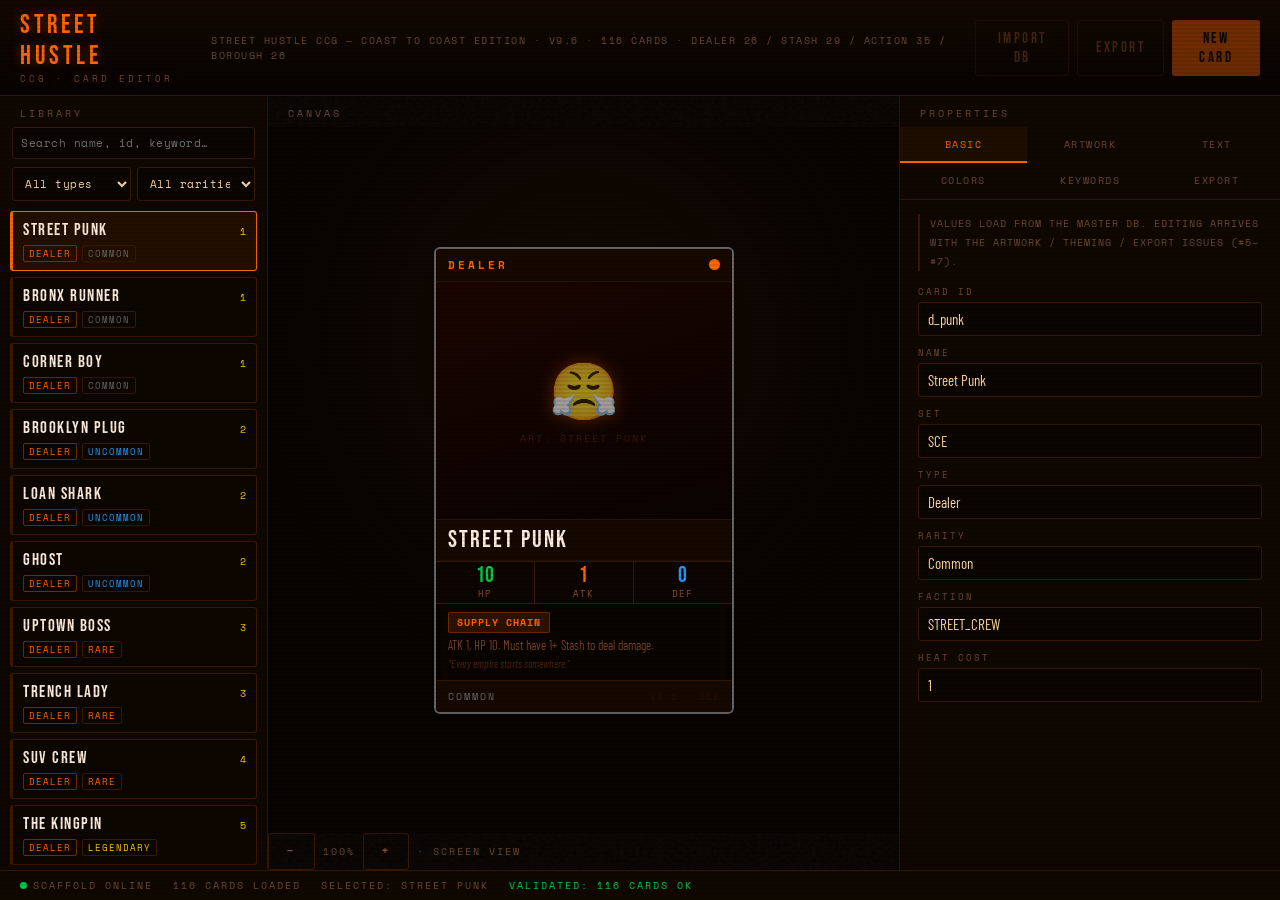
<file: app/index.html>
<!DOCTYPE html>
<html lang="en">
<head>
  <meta charset="utf-8">
  <meta name="viewport" content="width=device-width, initial-scale=1">
  <title>Street Hustle CCG — Card Editor</title>

  <link rel="preconnect" href="https://fonts.googleapis.com">
  <link rel="preconnect" href="https://fonts.gstatic.com" crossorigin>
  <link href="https://fonts.googleapis.com/css2?family=Bebas+Neue&family=Barlow+Condensed:ital,wght@0,300;0,400;0,600;0,700;1,300;1,400&family=Space+Mono:ital,wght@0,400;0,700;1,400&display=swap" rel="stylesheet">

  <link rel="stylesheet" href="styles/tokens.css">
  <link rel="stylesheet" href="styles/card.css">
  <link rel="stylesheet" href="styles/editor.css">
</head>
<body>
  <div class="editor-shell">

    <header class="editor-header">
      <div class="brand">
        Street Hustle
        <small>CCG · Card Editor</small>
      </div>
      <div class="db-summary" id="db-summary">Loading master DB…</div>
      <div class="header-actions">
        <button class="btn ghost" type="button" disabled>Import DB</button>
        <button class="btn ghost" type="button" disabled>Export</button>
        <button class="btn" type="button" disabled>New Card</button>
      </div>
    </header>

    <div class="validation-banner" id="validation-banner" hidden></div>

    <div class="editor-body">

      <!-- LEFT: card library ------------------------------------------ -->
      <nav class="library-pane">
        <div class="pane-label">Library</div>
        <div class="library-controls">
          <input type="search" id="library-search" placeholder="Search name, id, keyword…" aria-label="Search cards">
          <div class="library-selects">
            <select id="filter-type" aria-label="Filter by type">
              <option value="all">All types</option>
              <option value="dealer">Dealer</option>
              <option value="stash">Stash</option>
              <option value="action">Action</option>
              <option value="borough">Borough</option>
            </select>
            <select id="filter-rarity" aria-label="Filter by rarity">
              <option value="all">All rarities</option>
              <option value="common">Common</option>
              <option value="uncommon">Uncommon</option>
              <option value="rare">Rare</option>
              <option value="legendary">Legendary</option>
            </select>
          </div>
        </div>
        <div class="library-list" id="library-list"></div>
      </nav>

      <!-- CENTER: live card canvas ------------------------------------ -->
      <section class="canvas-pane">
        <div class="pane-label">Canvas</div>
        <div class="editor-canvas" id="card-canvas">
          <div class="canvas-stage" id="canvas-stage">
            <div class="canvas-card" id="canvas-card"></div>

            <div class="canvas-placeholder" id="canvas-placeholder" hidden>
              <div class="ph-icon">🃏</div>
              <div class="ph-title">No Card Loaded</div>
              <div class="ph-hint">Pick a card from the library</div>
            </div>
          </div>
        </div>
        <div class="canvas-toolbar">
          <button class="btn ghost" type="button" id="zoom-out">−</button>
          <span id="zoom-label">100%</span>
          <button class="btn ghost" type="button" id="zoom-in">+</button>
          <span>·</span>
          <span id="canvas-mode">Screen view</span>
        </div>
      </section>

      <!-- RIGHT: property editor -------------------------------------- -->
      <aside class="property-pane">
        <div class="pane-label">Properties</div>
        <div class="tabs" role="tablist">
          <button class="tab" role="tab" aria-selected="true" data-tab="basic">Basic</button>
          <button class="tab" role="tab" aria-selected="false" data-tab="artwork">Artwork</button>
          <button class="tab" role="tab" aria-selected="false" data-tab="text">Text</button>
          <button class="tab" role="tab" aria-selected="false" data-tab="colors">Colors</button>
          <button class="tab" role="tab" aria-selected="false" data-tab="keywords">Keywords</button>
          <button class="tab" role="tab" aria-selected="false" data-tab="export">Export</button>
        </div>

        <div class="tab-panels">
          <section class="tab-panel" data-panel="basic">
            <p class="panel-note">Values load from the master DB. Editing arrives with the artwork / theming / export issues (#5–#7).</p>
            <div class="field-grid">
              <div class="field"><label for="f-id">Card ID</label><input id="f-id" readonly placeholder="—"></div>
              <div class="field"><label for="f-name">Name</label><input id="f-name" readonly placeholder="—"></div>
              <div class="field"><label for="f-set">Set</label><input id="f-set" readonly placeholder="—"></div>
              <div class="field"><label for="f-type">Type</label><input id="f-type" readonly placeholder="—"></div>
              <div class="field"><label for="f-rarity">Rarity</label><input id="f-rarity" readonly placeholder="—"></div>
              <div class="field"><label for="f-faction">Faction</label><input id="f-faction" readonly placeholder="—"></div>
              <div class="field"><label for="f-cost">Heat cost</label><input id="f-cost" readonly placeholder="—"></div>
            </div>
          </section>

          <section class="tab-panel" data-panel="artwork" hidden>
            <p class="panel-note">Drag &amp; drop artwork here — arrives with #5.</p>
          </section>

          <section class="tab-panel" data-panel="text" hidden>
            <div class="field-grid">
              <div class="field"><label for="f-text">Ability text</label><textarea id="f-text" rows="5" readonly></textarea></div>
              <div class="field"><label for="f-flavor">Flavor text</label><textarea id="f-flavor" rows="3" readonly></textarea></div>
            </div>
          </section>

          <section class="tab-panel" data-panel="colors" hidden>
            <p class="panel-note">Per-type / per-rarity colour overrides arrive with #6.</p>
          </section>

          <section class="tab-panel" data-panel="keywords" hidden>
            <div class="field-grid">
              <div class="field"><label for="f-keywords">Keywords</label><input id="f-keywords" readonly placeholder="—"></div>
            </div>
          </section>

          <section class="tab-panel" data-panel="export" hidden>
            <p class="panel-note">JSON / HTML print sheet / PNG / PDF export arrives with #7.</p>
          </section>
        </div>
      </aside>
    </div>

    <footer class="editor-status">
      <span><span class="status-dot"></span>Scaffold online</span>
      <span id="status-cards">0 cards loaded</span>
      <span id="status-selection">Selected: —</span>
      <span id="status-validation">Validating…</span>
    </footer>
  </div>

  <script src="js/schema.js"></script>
  <script src="js/db.js"></script>
  <script src="js/app.js"></script>
</body>
</html>
</file>
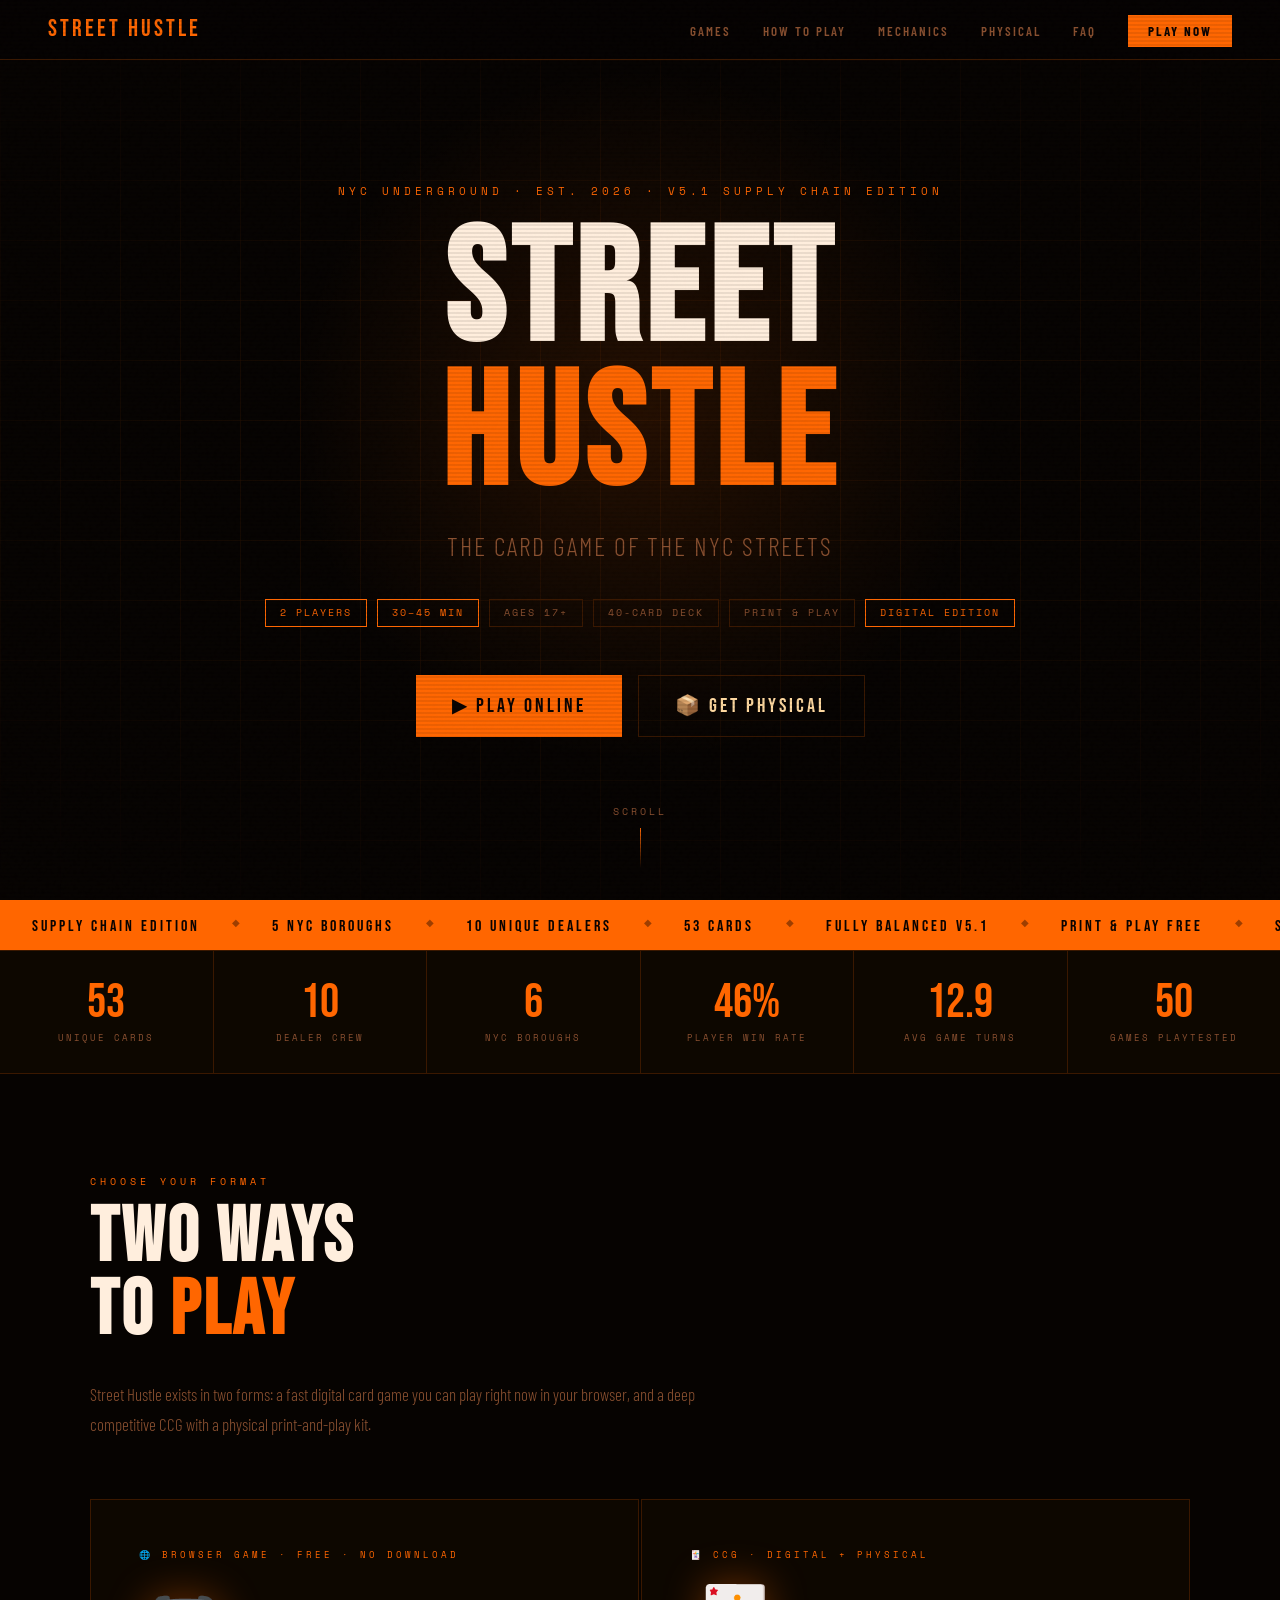
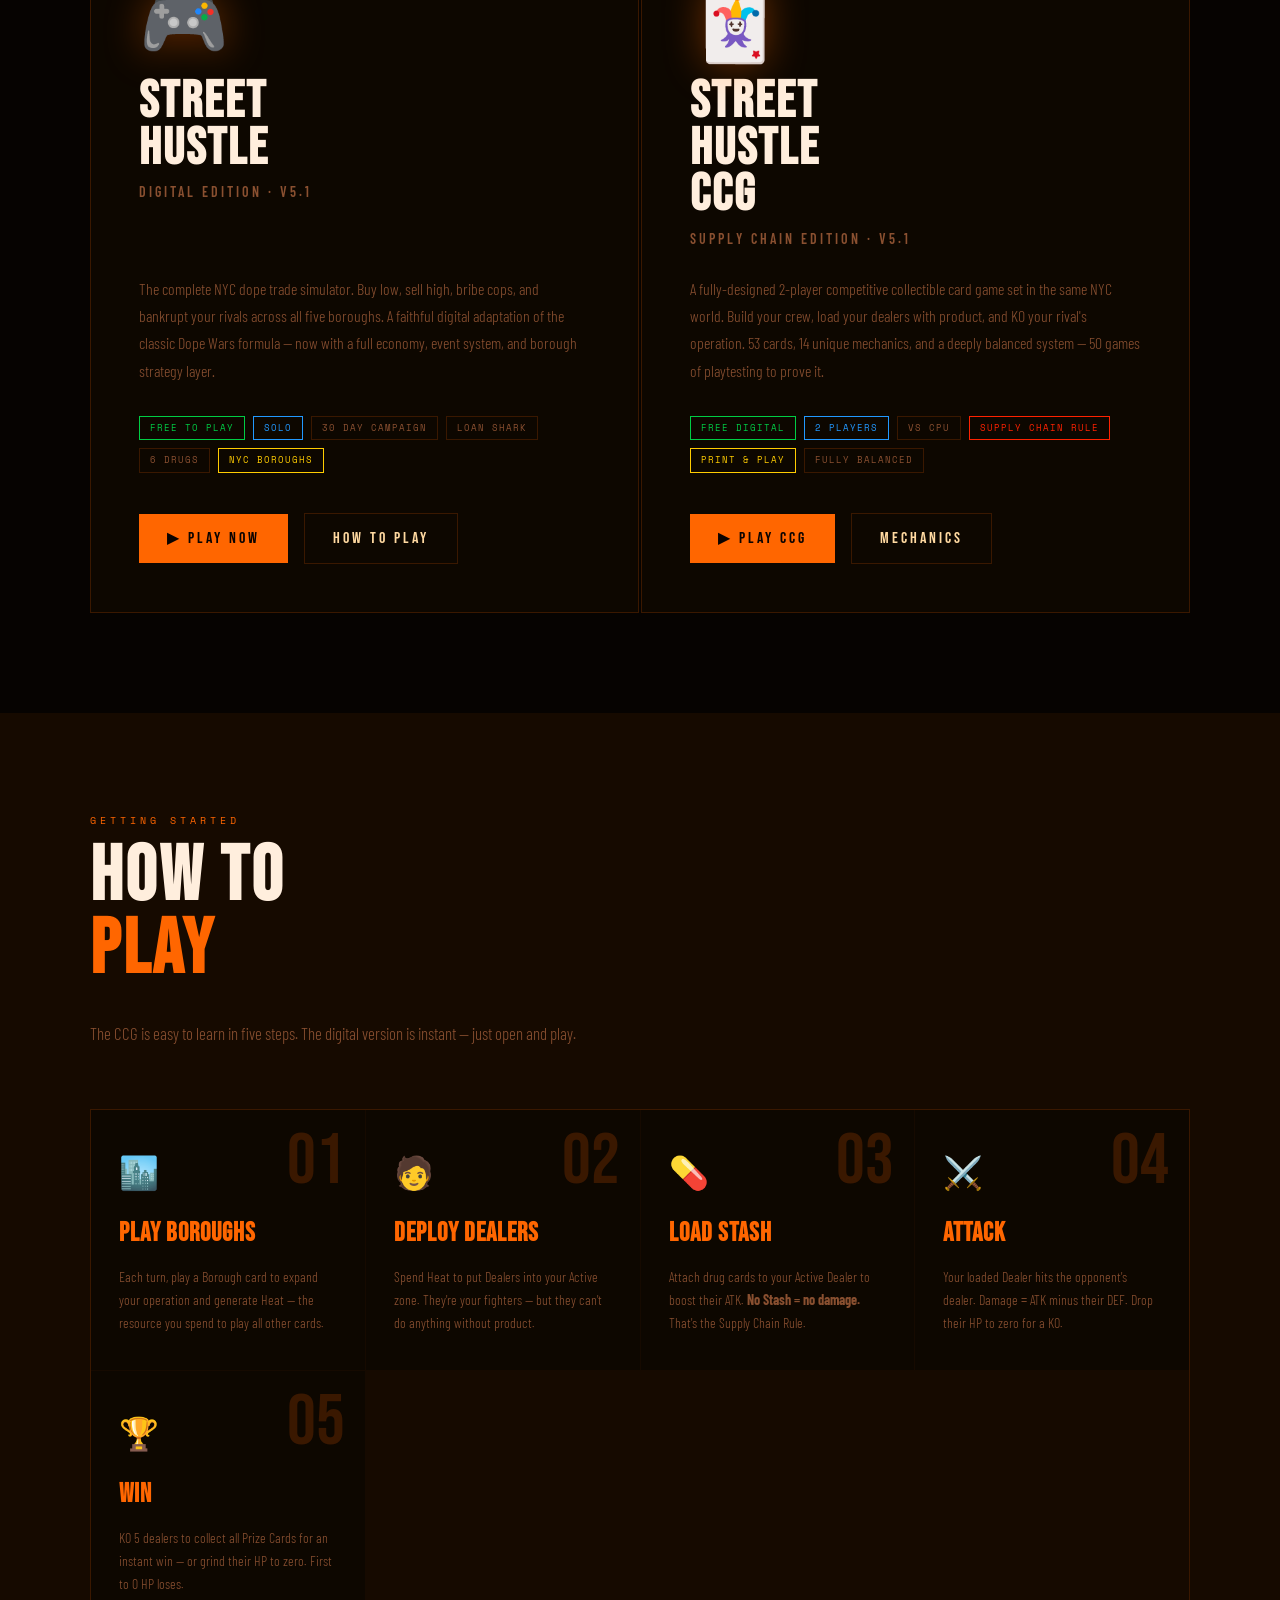
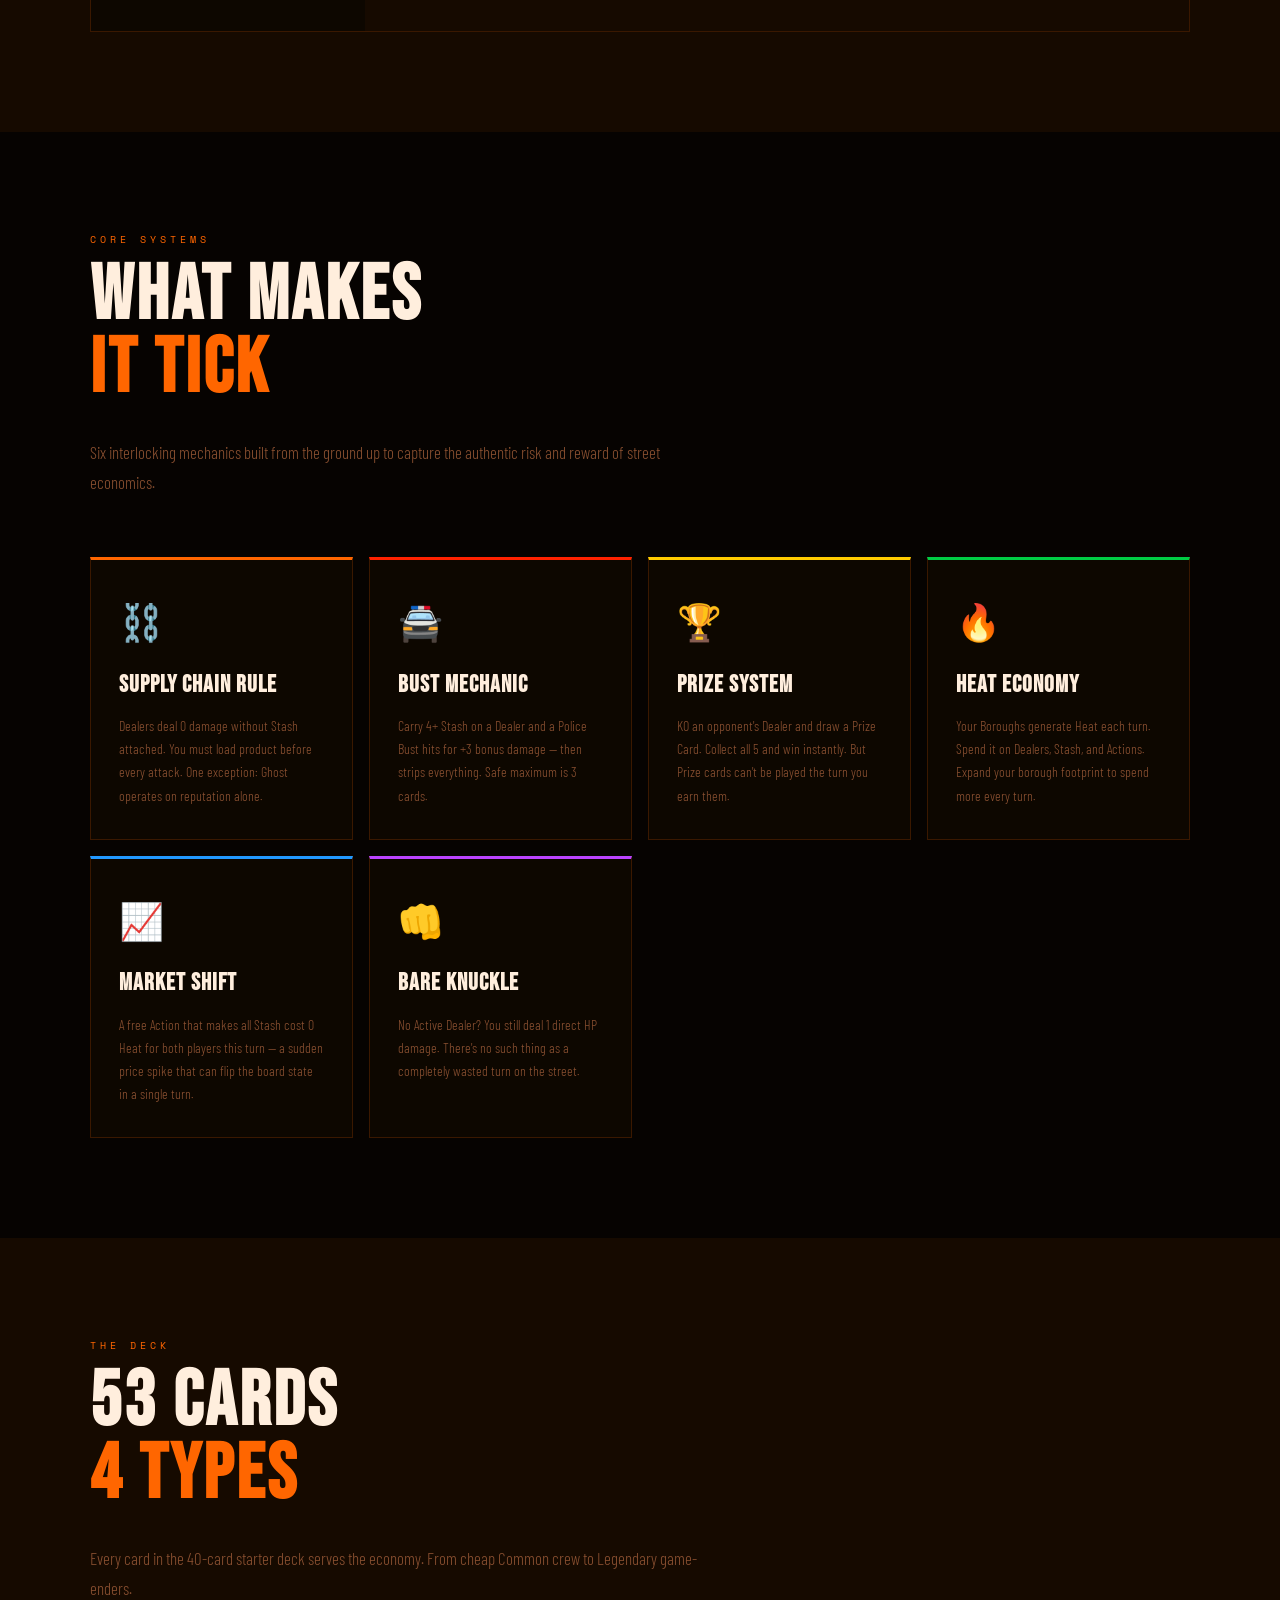
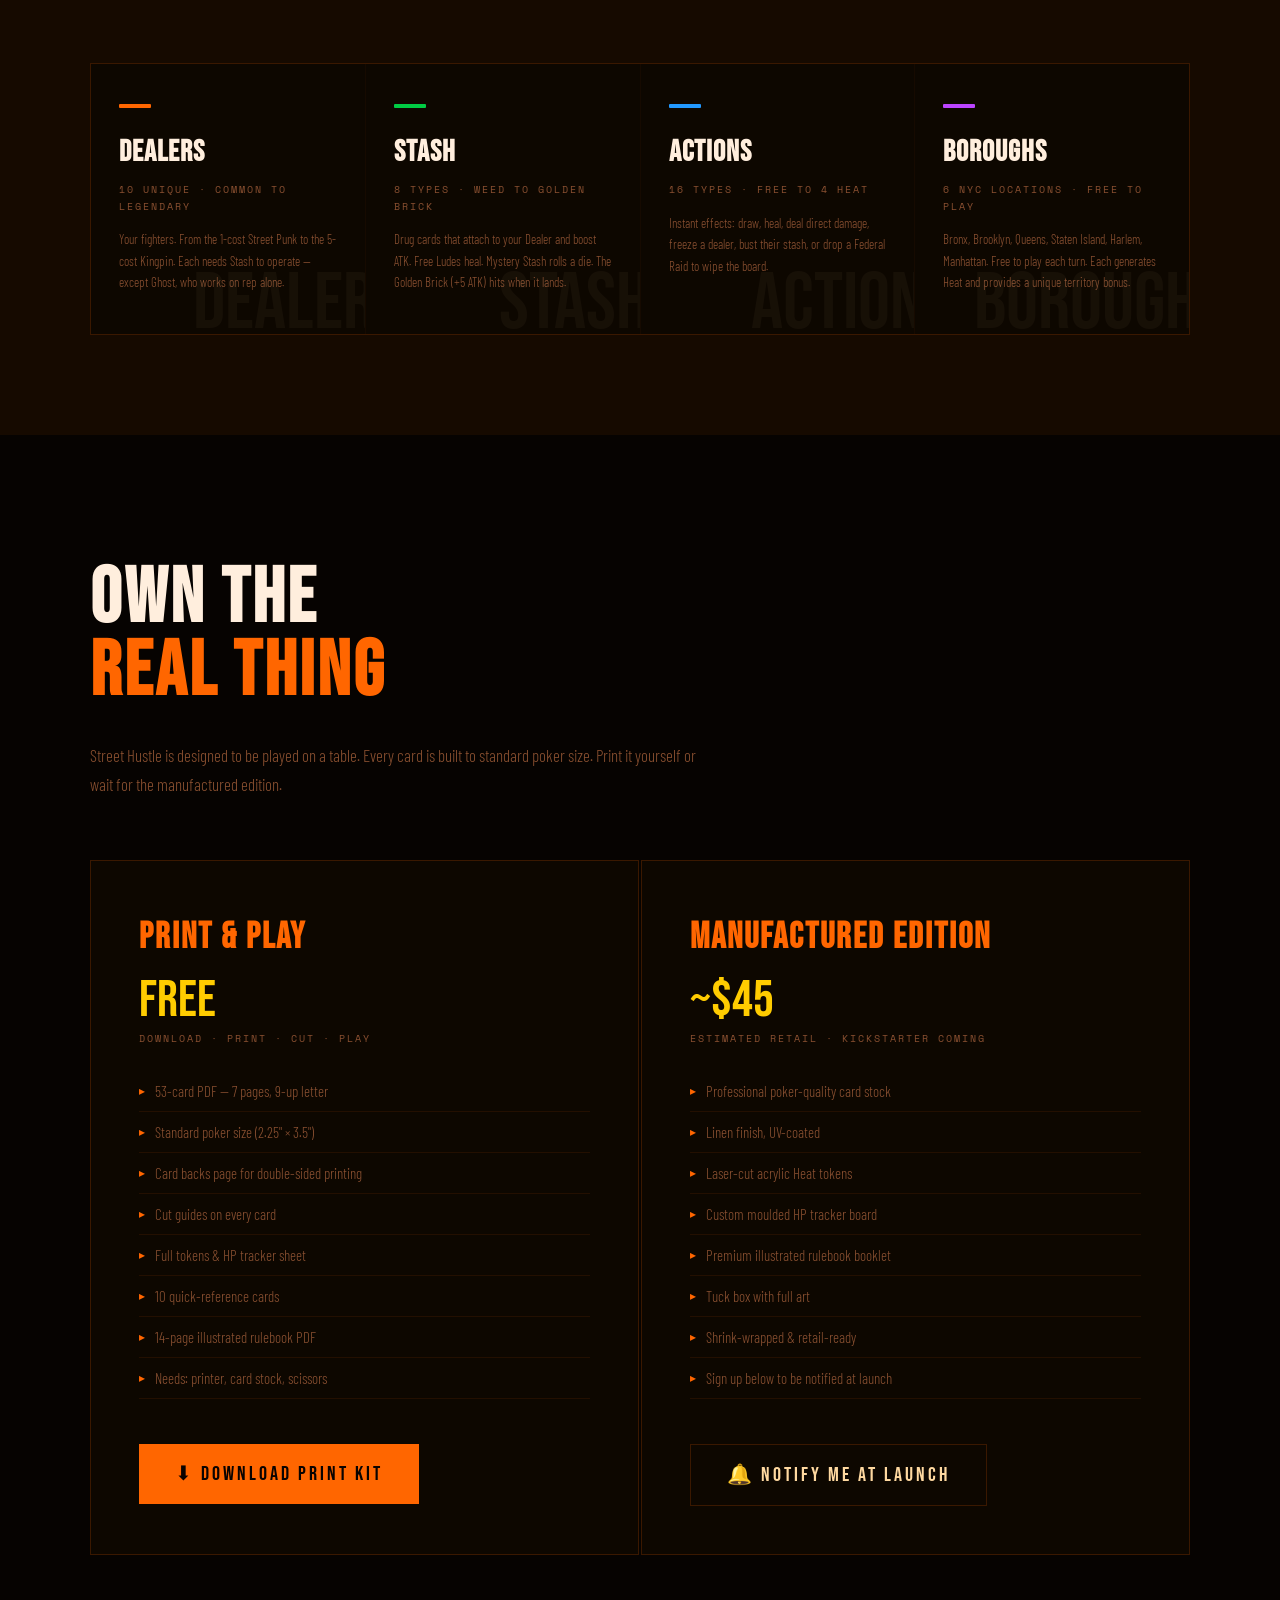
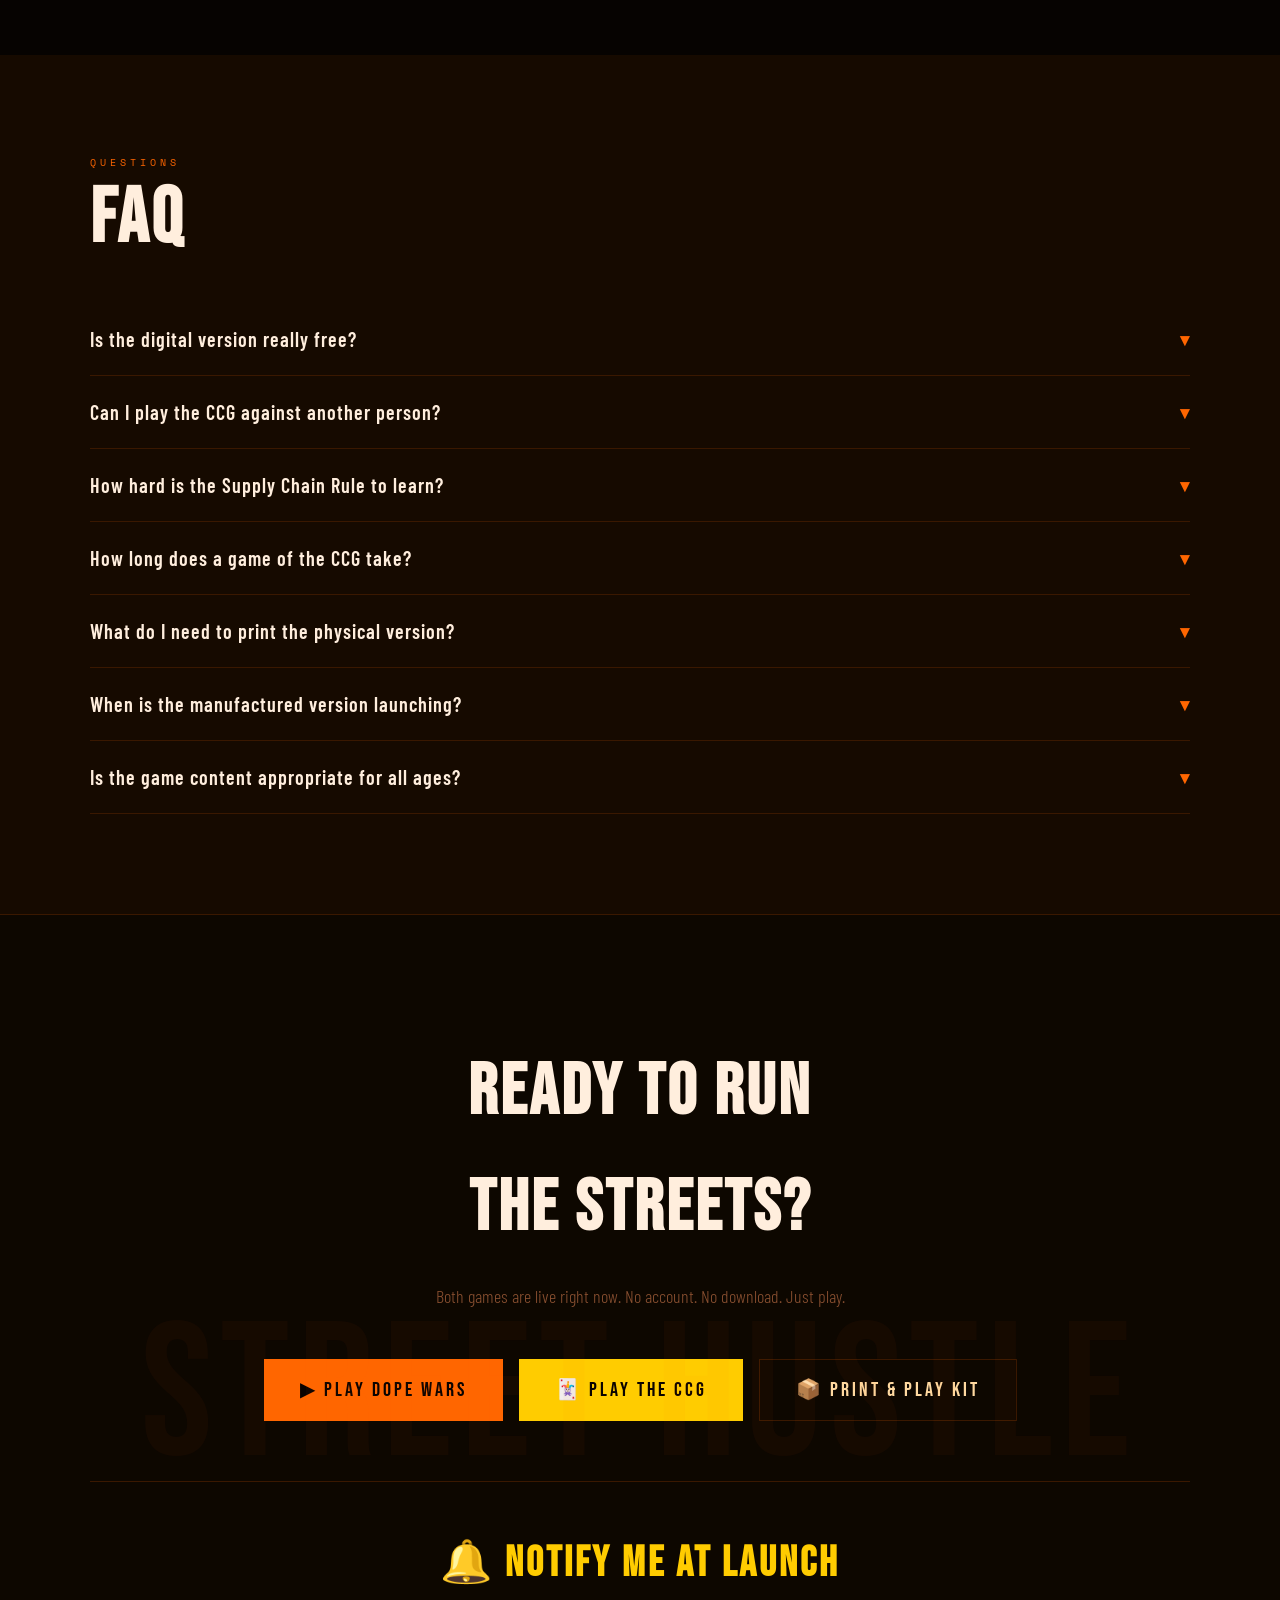
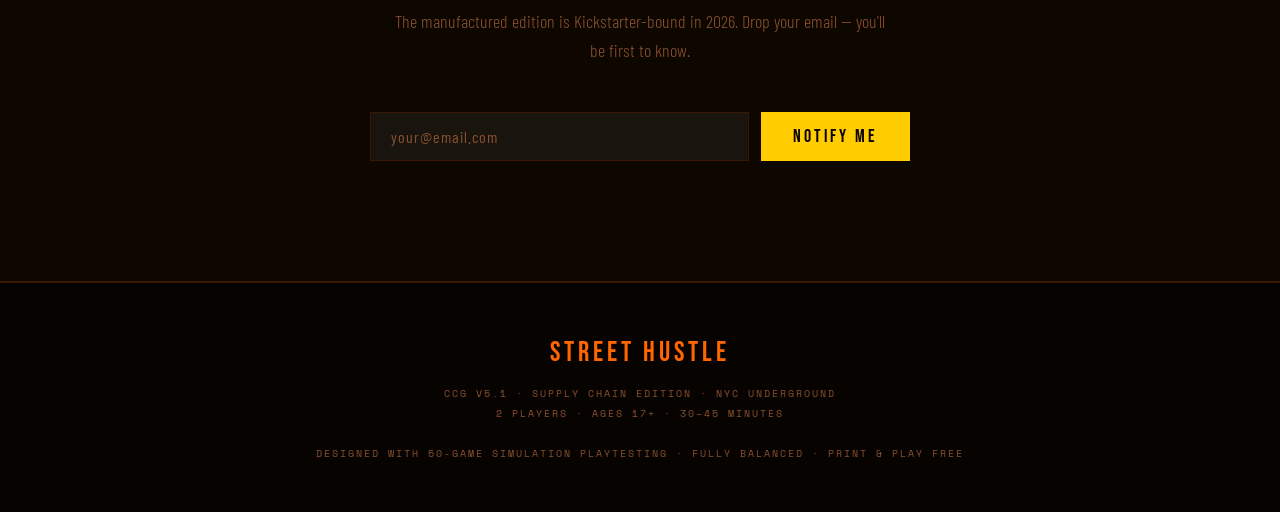
<file: docs/webpages/index.html>
<!DOCTYPE html>
<html lang="en">
<head>
<meta charset="UTF-8">
<meta name="viewport" content="width=device-width, initial-scale=1.0">
<title>STREET HUSTLE — NYC Underground Card Game</title>
<link rel="preconnect" href="https://fonts.googleapis.com">
<link rel="preconnect" href="https://fonts.gstatic.com" crossorigin>
<link href="https://fonts.googleapis.com/css2?family=Bebas+Neue&family=Barlow+Condensed:ital,wght@0,300;0,400;0,600;0,700;1,300;1,400&family=Space+Mono:ital,wght@0,400;0,700;1,400&display=swap" rel="stylesheet">
<style>
  :root {
    --or: #ff6600;
    --am: #ff9900;
    --gd: #ffcc00;
    --gr: #00cc44;
    --bl: #2299ff;
    --pu: #bb44ff;
    --re: #ff2200;
    --bg: #060301;
    --bg2: #0d0700;
    --bg3: #160a00;
    --tx: #ffd9a0;
    --tx2: #8a5030;
    --tx3: #ffeedd;
    --bdr: #3a1800;
  }

  *, *::before, *::after { box-sizing: border-box; margin: 0; padding: 0; }

  html { scroll-behavior: smooth; }

  body {
    background: var(--bg);
    color: var(--tx);
    font-family: 'Barlow Condensed', sans-serif;
    font-size: 18px;
    line-height: 1.6;
    overflow-x: hidden;
  }

  /* ── NOISE OVERLAY ─────────────────────── */
  body::before {
    content: '';
    position: fixed; inset: 0;
    background-image: url("data:image/svg+xml,%3Csvg viewBox='0 0 256 256' xmlns='http://www.w3.org/2000/svg'%3E%3Cfilter id='noise'%3E%3CfeTurbulence type='fractalNoise' baseFrequency='0.9' numOctaves='4' stitchTiles='stitch'/%3E%3C/filter%3E%3Crect width='100%25' height='100%25' filter='url(%23noise)' opacity='0.04'/%3E%3C/svg%3E");
    pointer-events: none; z-index: 9999; opacity: 0.4;
  }

  /* ── SCANLINES ─────────────────────────── */
  body::after {
    content: '';
    position: fixed; inset: 0;
    background: repeating-linear-gradient(
      0deg,
      transparent,
      transparent 2px,
      rgba(0,0,0,0.08) 2px,
      rgba(0,0,0,0.08) 4px
    );
    pointer-events: none; z-index: 9998;
  }

  /* ── NAV ───────────────────────────────── */
  nav {
    position: fixed; top: 0; left: 0; right: 0; z-index: 1000;
    display: flex; align-items: center; justify-content: space-between;
    padding: 0 48px;
    height: 60px;
    background: rgba(6,3,1,0.92);
    border-bottom: 1px solid var(--bdr);
    backdrop-filter: blur(8px);
  }

  .nav-logo {
    font-family: 'Bebas Neue', sans-serif;
    font-size: 24px;
    letter-spacing: 3px;
    color: var(--or);
    text-decoration: none;
  }

  .nav-links {
    display: flex; gap: 32px; list-style: none;
  }

  .nav-links a {
    color: var(--tx2);
    text-decoration: none;
    font-size: 13px;
    font-weight: 600;
    letter-spacing: 2px;
    text-transform: uppercase;
    transition: color 0.2s;
  }

  .nav-links a:hover { color: var(--or); }

  .nav-cta {
    background: var(--or);
    color: #0a0300 !important;
    padding: 8px 20px;
    font-weight: 700 !important;
    transition: background 0.2s !important;
  }

  .nav-cta:hover { background: var(--am) !important; color: #0a0300 !important; }

  /* ── HERO ──────────────────────────────── */
  #hero {
    min-height: 100vh;
    display: flex; align-items: center; justify-content: center;
    flex-direction: column;
    text-align: center;
    padding: 80px 24px 60px;
    position: relative;
    overflow: hidden;
  }

  .hero-grid {
    position: absolute; inset: 0;
    background-image:
      linear-gradient(rgba(58,24,0,0.3) 1px, transparent 1px),
      linear-gradient(90deg, rgba(58,24,0,0.3) 1px, transparent 1px);
    background-size: 60px 60px;
    mask-image: radial-gradient(ellipse 80% 60% at 50% 50%, black 40%, transparent 100%);
  }

  .hero-glow {
    position: absolute;
    width: 700px; height: 700px;
    background: radial-gradient(ellipse, rgba(255,102,0,0.12) 0%, transparent 70%);
    top: 50%; left: 50%; transform: translate(-50%, -55%);
    pointer-events: none;
  }

  .eyebrow {
    font-family: 'Space Mono', monospace;
    font-size: 11px;
    letter-spacing: 4px;
    color: var(--or);
    text-transform: uppercase;
    margin-bottom: 20px;
    opacity: 0;
    animation: fadeUp 0.8s 0.2s forwards;
  }

  h1.hero-title {
    font-family: 'Bebas Neue', sans-serif;
    font-size: clamp(80px, 14vw, 160px);
    line-height: 0.9;
    letter-spacing: 6px;
    color: var(--tx3);
    opacity: 0;
    animation: fadeUp 0.8s 0.4s forwards;
    position: relative;
  }

  h1.hero-title span { color: var(--or); }

  .hero-sub {
    font-size: clamp(18px, 2.5vw, 26px);
    font-weight: 300;
    letter-spacing: 2px;
    color: var(--tx2);
    margin-top: 16px;
    text-transform: uppercase;
    opacity: 0;
    animation: fadeUp 0.8s 0.6s forwards;
  }

  .hero-tags {
    display: flex; flex-wrap: wrap; gap: 10px;
    justify-content: center;
    margin-top: 32px;
    opacity: 0;
    animation: fadeUp 0.8s 0.8s forwards;
  }

  .tag {
    font-family: 'Space Mono', monospace;
    font-size: 10px;
    letter-spacing: 2px;
    padding: 5px 14px;
    border: 1px solid var(--bdr);
    color: var(--tx2);
    text-transform: uppercase;
  }

  .tag.hot { border-color: var(--or); color: var(--or); }

  .hero-btns {
    display: flex; flex-wrap: wrap; gap: 16px;
    justify-content: center;
    margin-top: 48px;
    opacity: 0;
    animation: fadeUp 0.8s 1.0s forwards;
  }

  .btn-primary {
    display: inline-flex; align-items: center; gap: 8px;
    background: var(--or);
    color: #0a0300;
    font-family: 'Bebas Neue', sans-serif;
    font-size: 20px;
    letter-spacing: 3px;
    padding: 14px 36px;
    text-decoration: none;
    transition: background 0.2s, transform 0.15s;
  }

  .btn-primary:hover { background: var(--am); transform: translateY(-2px); }

  .btn-secondary {
    display: inline-flex; align-items: center; gap: 8px;
    background: transparent;
    color: var(--tx);
    font-family: 'Bebas Neue', sans-serif;
    font-size: 20px;
    letter-spacing: 3px;
    padding: 14px 36px;
    border: 1px solid var(--bdr);
    text-decoration: none;
    transition: border-color 0.2s, color 0.2s, transform 0.15s;
  }

  .btn-secondary:hover { border-color: var(--or); color: var(--or); transform: translateY(-2px); }

  .hero-scroll {
    position: absolute; bottom: 32px; left: 50%; transform: translateX(-50%);
    font-family: 'Space Mono', monospace;
    font-size: 10px; letter-spacing: 3px; color: var(--tx2);
    text-transform: uppercase;
    display: flex; flex-direction: column; align-items: center; gap: 8px;
    animation: bounce 2s infinite;
  }

  .scroll-line {
    width: 1px; height: 40px;
    background: linear-gradient(to bottom, var(--or), transparent);
  }

  /* ── STATS BAR ─────────────────────────── */
  .stats-bar {
    background: var(--bg2);
    border-top: 1px solid var(--bdr);
    border-bottom: 1px solid var(--bdr);
    display: flex; flex-wrap: wrap;
    justify-content: center;
  }

  .stat-item {
    flex: 1; min-width: 140px;
    padding: 28px 24px;
    text-align: center;
    border-right: 1px solid var(--bdr);
    position: relative;
    overflow: hidden;
  }

  .stat-item:last-child { border-right: none; }

  .stat-item::before {
    content: '';
    position: absolute; bottom: 0; left: 50%; transform: translateX(-50%);
    width: 0; height: 2px;
    background: var(--or);
    transition: width 0.4s;
  }

  .stat-item:hover::before { width: 80%; }

  .stat-num {
    font-family: 'Bebas Neue', sans-serif;
    font-size: 48px; line-height: 1;
    color: var(--or);
  }

  .stat-label {
    font-family: 'Space Mono', monospace;
    font-size: 9px; letter-spacing: 2px;
    color: var(--tx2);
    text-transform: uppercase;
    margin-top: 4px;
  }

  /* ── SECTIONS ──────────────────────────── */
  section { padding: 100px 24px; }
  .container { max-width: 1100px; margin: 0 auto; }

  .section-label {
    font-family: 'Space Mono', monospace;
    font-size: 10px; letter-spacing: 4px;
    color: var(--or);
    text-transform: uppercase;
    margin-bottom: 12px;
  }

  h2.section-title {
    font-family: 'Bebas Neue', sans-serif;
    font-size: clamp(48px, 6vw, 80px);
    line-height: 0.95;
    letter-spacing: 3px;
    color: var(--tx3);
    margin-bottom: 32px;
  }

  h2.section-title span { color: var(--or); }

  .section-body {
    font-size: 17px; font-weight: 300;
    color: var(--tx2);
    max-width: 620px;
    line-height: 1.75;
  }

  /* ── GAMES GRID ───────────────────────── */
  #games { background: var(--bg); }

  .games-grid {
    display: grid;
    grid-template-columns: repeat(auto-fit, minmax(440px, 1fr));
    gap: 2px;
    margin-top: 60px;
  }

  .game-card {
    background: var(--bg2);
    border: 1px solid var(--bdr);
    padding: 48px;
    position: relative;
    overflow: hidden;
    transition: border-color 0.3s;
    display: flex; flex-direction: column;
  }

  .game-card::before {
    content: '';
    position: absolute; top: 0; left: 0; right: 0;
    height: 3px;
    background: var(--or);
    transform: scaleX(0);
    transform-origin: left;
    transition: transform 0.4s;
  }

  .game-card:hover { border-color: var(--or); }
  .game-card:hover::before { transform: scaleX(1); }

  .game-card-tag {
    font-family: 'Space Mono', monospace;
    font-size: 9px; letter-spacing: 3px;
    color: var(--or);
    text-transform: uppercase;
    margin-bottom: 20px;
  }

  .game-card h3 {
    font-family: 'Bebas Neue', sans-serif;
    font-size: 52px; line-height: 0.9;
    letter-spacing: 2px;
    color: var(--tx3);
    margin-bottom: 8px;
  }

  .game-card .subtitle {
    font-size: 14px; font-weight: 600;
    letter-spacing: 3px;
    color: var(--tx2);
    text-transform: uppercase;
    margin-bottom: 24px;
  }

  .game-card p {
    font-size: 16px; font-weight: 300;
    color: var(--tx2);
    line-height: 1.7;
    flex: 1;
    margin-bottom: 32px;
  }

  .game-features {
    display: flex; flex-wrap: wrap; gap: 8px;
    margin-bottom: 32px;
  }

  .feat {
    font-family: 'Space Mono', monospace;
    font-size: 9px; letter-spacing: 1px;
    padding: 4px 10px;
    border: 1px solid var(--bdr);
    color: var(--tx2);
    text-transform: uppercase;
  }

  .feat.green { border-color: var(--gr); color: var(--gr); }
  .feat.blue  { border-color: var(--bl); color: var(--bl); }
  .feat.gold  { border-color: var(--gd); color: var(--gd); }
  .feat.red   { border-color: var(--re); color: var(--re); }

  .game-card .btn-primary,
  .game-card .btn-secondary { font-size: 16px; padding: 12px 28px; margin-right: 12px; margin-top: 8px; }

  .big-emoji {
    font-size: 72px; line-height: 1;
    margin-bottom: 24px;
    display: block;
    filter: drop-shadow(0 0 20px rgba(255,102,0,0.4));
  }

  /* ── HOW TO PLAY ──────────────────────── */
  #how { background: var(--bg3); }

  .steps-grid {
    display: grid;
    grid-template-columns: repeat(auto-fit, minmax(220px, 1fr));
    gap: 1px;
    margin-top: 60px;
    border: 1px solid var(--bdr);
  }

  .step {
    background: var(--bg2);
    padding: 36px 28px;
    position: relative;
    overflow: hidden;
  }

  .step-num {
    font-family: 'Bebas Neue', sans-serif;
    font-size: 72px; line-height: 1;
    color: var(--bdr);
    position: absolute; top: 16px; right: 20px;
    transition: color 0.3s;
  }

  .step:hover .step-num { color: rgba(255,102,0,0.2); }

  .step-icon { font-size: 32px; margin-bottom: 16px; display: block; }

  .step h4 {
    font-family: 'Bebas Neue', sans-serif;
    font-size: 26px; letter-spacing: 1px;
    color: var(--or);
    margin-bottom: 10px;
  }

  .step p {
    font-size: 14px; font-weight: 300;
    color: var(--tx2);
    line-height: 1.65;
  }

  /* ── CCG MECHANICS ────────────────────── */
  #mechanics { background: var(--bg); }

  .mechs-grid {
    display: grid;
    grid-template-columns: repeat(auto-fit, minmax(260px, 1fr));
    gap: 16px;
    margin-top: 60px;
  }

  .mech {
    background: var(--bg2);
    border: 1px solid var(--bdr);
    border-top: 3px solid;
    padding: 32px 28px;
    transition: transform 0.25s;
  }

  .mech:hover { transform: translateY(-4px); }
  .mech.or { border-top-color: var(--or); }
  .mech.gr { border-top-color: var(--gr); }
  .mech.bl { border-top-color: var(--bl); }
  .mech.pu { border-top-color: var(--pu); }
  .mech.re { border-top-color: var(--re); }
  .mech.gd { border-top-color: var(--gd); }

  .mech-icon { font-size: 36px; margin-bottom: 16px; display: block; }

  .mech h4 {
    font-family: 'Bebas Neue', sans-serif;
    font-size: 24px; letter-spacing: 1px;
    color: var(--tx3);
    margin-bottom: 10px;
  }

  .mech p {
    font-size: 14px; font-weight: 300;
    color: var(--tx2);
    line-height: 1.65;
  }

  /* ── CARD TYPES ───────────────────────── */
  #cards { background: var(--bg3); }

  .card-types {
    display: grid;
    grid-template-columns: repeat(4, 1fr);
    gap: 1px;
    margin-top: 60px;
    border: 1px solid var(--bdr);
  }

  @media (max-width: 700px) { .card-types { grid-template-columns: 1fr 1fr; } }

  .ctype {
    padding: 40px 28px;
    background: var(--bg2);
    position: relative;
    overflow: hidden;
  }

  .ctype::after {
    content: attr(data-label);
    position: absolute; bottom: -10px; right: -10px;
    font-family: 'Bebas Neue', sans-serif;
    font-size: 80px; letter-spacing: 0;
    opacity: 0.04;
    line-height: 1;
    pointer-events: none;
  }

  .ctype-color {
    width: 32px; height: 4px;
    margin-bottom: 20px;
    border-radius: 1px;
  }

  .ctype h4 {
    font-family: 'Bebas Neue', sans-serif;
    font-size: 30px; letter-spacing: 1px;
    color: var(--tx3);
    margin-bottom: 6px;
  }

  .ctype .count {
    font-family: 'Space Mono', monospace;
    font-size: 10px; letter-spacing: 2px;
    color: var(--tx2);
    text-transform: uppercase;
    margin-bottom: 14px;
  }

  .ctype p {
    font-size: 13px; font-weight: 300;
    color: var(--tx2);
    line-height: 1.65;
  }

  /* ── PHYSICAL ─────────────────────────── */
  #physical { background: var(--bg); }

  .physical-grid {
    display: grid;
    grid-template-columns: 1fr 1fr;
    gap: 2px;
    margin-top: 60px;
  }

  @media (max-width: 760px) { .physical-grid { grid-template-columns: 1fr; } }

  .phys-box {
    background: var(--bg2);
    border: 1px solid var(--bdr);
    padding: 48px;
  }

  .phys-box h3 {
    font-family: 'Bebas Neue', sans-serif;
    font-size: 36px; letter-spacing: 2px;
    color: var(--or);
    margin-bottom: 8px;
  }

  .phys-box .price {
    font-family: 'Bebas Neue', sans-serif;
    font-size: 52px; line-height: 1;
    color: var(--gd);
    margin-bottom: 20px;
  }

  .phys-box .price-note {
    font-family: 'Space Mono', monospace;
    font-size: 10px; letter-spacing: 2px;
    color: var(--tx2);
    text-transform: uppercase;
    margin-top: -16px;
    margin-bottom: 24px;
    display: block;
  }

  .phys-box ul { list-style: none; }
  .phys-box li {
    font-size: 15px; font-weight: 300;
    color: var(--tx2);
    padding: 8px 0;
    border-bottom: 1px solid rgba(58,24,0,0.5);
    display: flex; align-items: center; gap: 10px;
  }

  .phys-box li::before {
    content: '▸';
    color: var(--or);
    font-size: 12px;
    flex-shrink: 0;
  }

  /* ── FAQ ──────────────────────────────── */
  #faq { background: var(--bg3); }

  .faq-list { margin-top: 48px; }

  .faq-item {
    border-bottom: 1px solid var(--bdr);
    overflow: hidden;
  }

  .faq-q {
    width: 100%; background: none; border: none;
    padding: 24px 0;
    display: flex; justify-content: space-between; align-items: center;
    cursor: pointer;
    font-family: 'Barlow Condensed', sans-serif;
    font-size: 20px; font-weight: 600;
    letter-spacing: 1px;
    color: var(--tx3);
    text-align: left;
  }

  .faq-q:hover { color: var(--or); }

  .faq-arrow {
    font-size: 18px; color: var(--or);
    transition: transform 0.3s; flex-shrink: 0;
  }

  .faq-item.open .faq-arrow { transform: rotate(180deg); }

  .faq-a {
    max-height: 0;
    overflow: hidden;
    transition: max-height 0.35s ease;
    font-size: 16px; font-weight: 300;
    color: var(--tx2);
    line-height: 1.75;
  }

  .faq-item.open .faq-a { max-height: 300px; }

  .faq-a-inner { padding-bottom: 24px; }

  /* ── CTA ──────────────────────────────── */
  #cta {
    background: var(--bg2);
    border-top: 1px solid var(--bdr);
    border-bottom: 1px solid var(--bdr);
    padding: 120px 24px;
    text-align: center;
    position: relative;
    overflow: hidden;
  }

  #cta::before {
    content: 'STREET HUSTLE';
    position: absolute; top: 50%; left: 50%; transform: translate(-50%, -50%);
    font-family: 'Bebas Neue', sans-serif;
    font-size: clamp(80px, 15vw, 200px);
    letter-spacing: 8px;
    color: rgba(255,102,0,0.04);
    white-space: nowrap;
    pointer-events: none;
  }

  #cta h2 {
    font-family: 'Bebas Neue', sans-serif;
    font-size: clamp(40px, 6vw, 72px);
    letter-spacing: 3px;
    color: var(--tx3);
    margin-bottom: 16px;
  }

  #cta p {
    font-size: 18px; font-weight: 300;
    color: var(--tx2);
    max-width: 500px; margin: 0 auto 48px;
  }

  .cta-btns {
    display: flex; flex-wrap: wrap;
    justify-content: center; gap: 16px;
  }

  /* ── FOOTER ───────────────────────────── */
  footer {
    background: var(--bg);
    border-top: 1px solid var(--bdr);
    padding: 48px 24px;
    text-align: center;
  }

  .footer-logo {
    font-family: 'Bebas Neue', sans-serif;
    font-size: 28px; letter-spacing: 4px;
    color: var(--or);
    margin-bottom: 8px;
  }

  footer p {
    font-family: 'Space Mono', monospace;
    font-size: 10px; letter-spacing: 2px;
    color: var(--tx2);
    text-transform: uppercase;
    line-height: 2;
  }

  /* ── DIVIDER ──────────────────────────── */
  .or-line {
    display: flex; align-items: center; gap: 16px;
    margin: 40px 0;
  }

  .or-line::before, .or-line::after {
    content: ''; flex: 1;
    height: 1px; background: var(--bdr);
  }

  .or-line span {
    font-family: 'Space Mono', monospace;
    font-size: 9px; letter-spacing: 3px;
    color: var(--tx2); text-transform: uppercase;
  }

  /* ── TICKER ───────────────────────────── */
  .ticker-wrap {
    background: var(--or);
    overflow: hidden;
    padding: 10px 0;
    white-space: nowrap;
  }

  .ticker {
    display: inline-flex; gap: 0;
    animation: ticker 18s linear infinite;
  }

  .ticker-item {
    font-family: 'Bebas Neue', sans-serif;
    font-size: 16px; letter-spacing: 3px;
    color: #0a0300;
    padding: 0 32px;
  }

  .ticker-sep {
    color: rgba(10,3,0,0.4);
    font-size: 10px;
  }

  /* ── ANIMATIONS ───────────────────────── */
  @keyframes fadeUp {
    from { opacity: 0; transform: translateY(20px); }
    to   { opacity: 1; transform: translateY(0); }
  }

  @keyframes bounce {
    0%, 100% { transform: translateX(-50%) translateY(0); }
    50%       { transform: translateX(-50%) translateY(8px); }
  }

  @keyframes ticker {
    from { transform: translateX(0); }
    to   { transform: translateX(-50%); }
  }

  /* ── RESPONSIVE ───────────────────────── */
  @media (max-width: 768px) {
    nav { padding: 0 20px; }
    .nav-links { display: none; }
    section { padding: 72px 16px; }
    .games-grid { grid-template-columns: 1fr; }
    .card-types { grid-template-columns: 1fr 1fr; }
  }

  /* ── REVEAL ANIMATION ─────────────────── */
  .reveal {
    opacity: 0; transform: translateY(24px);
    transition: opacity 0.7s, transform 0.7s;
  }

  .reveal.visible {
    opacity: 1; transform: translateY(0);
  }

  /* ── NOTIFY FORM ───────────────────────── */
  .notify-block {
    margin-top: 60px;
    padding-top: 48px;
    border-top: 1px solid var(--bdr);
    position: relative;
    z-index: 1;
  }

  .notify-block h3 {
    font-family: 'Bebas Neue', sans-serif;
    font-size: clamp(28px, 4vw, 42px);
    letter-spacing: 3px;
    color: var(--gd);
    margin-bottom: 10px;
  }

  .notify-block p {
    font-size: 16px; font-weight: 300;
    color: var(--tx2);
    margin-bottom: 28px;
  }

  .notify-form {
    display: flex; flex-wrap: wrap;
    gap: 12px; justify-content: center;
    max-width: 540px; margin: 0 auto;
  }

  .notify-form input[type="email"] {
    flex: 1; min-width: 220px;
    background: rgba(255,255,255,0.05);
    border: 1px solid var(--bdr);
    color: var(--tx3);
    font-family: 'Barlow Condensed', sans-serif;
    font-size: 16px; letter-spacing: 1px;
    padding: 14px 20px;
    outline: none;
    transition: border-color 0.2s;
  }

  .notify-form input[type="email"]::placeholder { color: var(--tx2); }
  .notify-form input[type="email"]:focus { border-color: var(--gd); }

  .notify-form button {
    background: var(--gd);
    color: #0a0300;
    border: none; cursor: pointer;
    font-family: 'Bebas Neue', sans-serif;
    font-size: 18px; letter-spacing: 3px;
    padding: 14px 32px;
    transition: background 0.2s, transform 0.15s;
  }

  .notify-form button:hover { background: var(--am); transform: translateY(-2px); }

  .notify-success {
    display: none;
    font-family: 'Space Mono', monospace;
    font-size: 12px; letter-spacing: 2px;
    color: var(--gr);
    text-transform: uppercase;
    margin-top: 16px;
  }
</style>
</head>
<body>

<!-- NAV -->
<nav>
  <a href="#hero" class="nav-logo">STREET HUSTLE</a>
  <ul class="nav-links">
    <li><a href="#games">Games</a></li>
    <li><a href="#how">How to Play</a></li>
    <li><a href="#mechanics">Mechanics</a></li>
    <li><a href="#physical">Physical</a></li>
    <li><a href="#faq">FAQ</a></li>
    <li><a href="#cta" class="nav-cta">Play Now</a></li>
  </ul>
</nav>

<!-- HERO -->
<section id="hero">
  <div class="hero-grid"></div>
  <div class="hero-glow"></div>
  <p class="eyebrow">NYC Underground · Est. 2026 · v5.1 Supply Chain Edition</p>
  <h1 class="hero-title">STREET<br><span>HUSTLE</span></h1>
  <p class="hero-sub">The Card Game of the NYC Streets</p>
  <div class="hero-tags">
    <span class="tag hot">2 Players</span>
    <span class="tag hot">30–45 Min</span>
    <span class="tag">Ages 17+</span>
    <span class="tag">40-Card Deck</span>
    <span class="tag">Print & Play</span>
    <span class="tag hot">Digital Edition</span>
  </div>
  <div class="hero-btns">
    <a href="#games" class="btn-primary">▶ Play Online</a>
    <a href="#physical" class="btn-secondary">📦 Get Physical</a>
  </div>
  <div class="hero-scroll">
    <span>Scroll</span>
    <div class="scroll-line"></div>
  </div>
</section>

<!-- TICKER -->
<div class="ticker-wrap" aria-hidden="true">
  <div class="ticker">
    <span class="ticker-item">SUPPLY CHAIN EDITION</span><span class="ticker-sep">◆</span>
    <span class="ticker-item">5 NYC BOROUGHS</span><span class="ticker-sep">◆</span>
    <span class="ticker-item">10 UNIQUE DEALERS</span><span class="ticker-sep">◆</span>
    <span class="ticker-item">53 CARDS</span><span class="ticker-sep">◆</span>
    <span class="ticker-item">FULLY BALANCED v5.1</span><span class="ticker-sep">◆</span>
    <span class="ticker-item">PRINT & PLAY FREE</span><span class="ticker-sep">◆</span>
    <span class="ticker-item">SUPPLY CHAIN EDITION</span><span class="ticker-sep">◆</span>
    <span class="ticker-item">5 NYC BOROUGHS</span><span class="ticker-sep">◆</span>
    <span class="ticker-item">10 UNIQUE DEALERS</span><span class="ticker-sep">◆</span>
    <span class="ticker-item">53 CARDS</span><span class="ticker-sep">◆</span>
    <span class="ticker-item">FULLY BALANCED v5.1</span><span class="ticker-sep">◆</span>
    <span class="ticker-item">PRINT & PLAY FREE</span><span class="ticker-sep">◆</span>
  </div>
</div>

<!-- STATS BAR -->
<div class="stats-bar">
  <div class="stat-item"><div class="stat-num">53</div><div class="stat-label">Unique Cards</div></div>
  <div class="stat-item"><div class="stat-num">10</div><div class="stat-label">Dealer Crew</div></div>
  <div class="stat-item"><div class="stat-num">6</div><div class="stat-label">NYC Boroughs</div></div>
  <div class="stat-item"><div class="stat-num">46%</div><div class="stat-label">Player Win Rate</div></div>
  <div class="stat-item"><div class="stat-num">12.9</div><div class="stat-label">Avg Game Turns</div></div>
  <div class="stat-item"><div class="stat-num">50</div><div class="stat-label">Games Playtested</div></div>
</div>

<!-- GAMES -->
<section id="games">
  <div class="container">
    <p class="section-label reveal">Choose Your Format</p>
    <h2 class="section-title reveal">TWO WAYS<br>TO <span>PLAY</span></h2>
    <p class="section-body reveal">Street Hustle exists in two forms: a fast digital card game you can play right now in your browser, and a deep competitive CCG with a physical print-and-play kit.</p>

    <div class="games-grid">
      <!-- Web Game -->
      <div class="game-card reveal">
        <span class="game-card-tag">🌐 Browser Game · Free · No Download</span>
        <span class="big-emoji">🎮</span>
        <h3>STREET<br>HUSTLE</h3>
        <p class="subtitle">Digital Edition · v5.1</p>
        <p>The complete NYC dope trade simulator. Buy low, sell high, bribe cops, and bankrupt your rivals across all five boroughs. A faithful digital adaptation of the classic Dope Wars formula — now with a full economy, event system, and borough strategy layer.</p>
        <div class="game-features">
          <span class="feat green">Free to Play</span>
          <span class="feat blue">Solo</span>
          <span class="feat">30 Day Campaign</span>
          <span class="feat">Loan Shark</span>
          <span class="feat">6 Drugs</span>
          <span class="feat gold">NYC Boroughs</span>
        </div>
        <div>
          <a href="StreetHustle_Game.html" class="btn-primary">▶ Play Now</a>
          <a href="#how" class="btn-secondary">How to Play</a>
        </div>
      </div>

      <!-- CCG -->
      <div class="game-card reveal">
        <span class="game-card-tag">🃏 CCG · Digital + Physical</span>
        <span class="big-emoji">🃏</span>
        <h3>STREET<br>HUSTLE<br>CCG</h3>
        <p class="subtitle">Supply Chain Edition · v5.1</p>
        <p>A fully-designed 2-player competitive collectible card game set in the same NYC world. Build your crew, load your dealers with product, and KO your rival's operation. 53 cards, 14 unique mechanics, and a deeply balanced system — 50 games of playtesting to prove it.</p>
        <div class="game-features">
          <span class="feat green">Free Digital</span>
          <span class="feat blue">2 Players</span>
          <span class="feat">vs CPU</span>
          <span class="feat red">Supply Chain Rule</span>
          <span class="feat gold">Print & Play</span>
          <span class="feat">Fully Balanced</span>
        </div>
        <div>
          <a href="StreetHustle_CCG_v51.html" class="btn-primary">▶ Play CCG</a>
          <a href="#mechanics" class="btn-secondary">Mechanics</a>
        </div>
      </div>
    </div>
  </div>
</section>

<!-- HOW TO PLAY -->
<section id="how">
  <div class="container">
    <p class="section-label reveal">Getting Started</p>
    <h2 class="section-title reveal">HOW TO<br><span>PLAY</span></h2>
    <p class="section-body reveal">The CCG is easy to learn in five steps. The digital version is instant — just open and play.</p>

    <div class="steps-grid">
      <div class="step reveal">
        <span class="step-num">01</span>
        <span class="step-icon">🏙️</span>
        <h4>Play Boroughs</h4>
        <p>Each turn, play a Borough card to expand your operation and generate Heat — the resource you spend to play all other cards.</p>
      </div>
      <div class="step reveal">
        <span class="step-num">02</span>
        <span class="step-icon">🧑</span>
        <h4>Deploy Dealers</h4>
        <p>Spend Heat to put Dealers into your Active zone. They're your fighters — but they can't do anything without product.</p>
      </div>
      <div class="step reveal">
        <span class="step-num">03</span>
        <span class="step-icon">💊</span>
        <h4>Load Stash</h4>
        <p>Attach drug cards to your Active Dealer to boost their ATK. <b>No Stash = no damage.</b> That's the Supply Chain Rule.</p>
      </div>
      <div class="step reveal">
        <span class="step-num">04</span>
        <span class="step-icon">⚔️</span>
        <h4>Attack</h4>
        <p>Your loaded Dealer hits the opponent's dealer. Damage = ATK minus their DEF. Drop their HP to zero for a KO.</p>
      </div>
      <div class="step reveal">
        <span class="step-num">05</span>
        <span class="step-icon">🏆</span>
        <h4>Win</h4>
        <p>KO 5 dealers to collect all Prize Cards for an instant win — or grind their HP to zero. First to 0 HP loses.</p>
      </div>
    </div>
  </div>
</section>

<!-- MECHANICS -->
<section id="mechanics">
  <div class="container">
    <p class="section-label reveal">Core Systems</p>
    <h2 class="section-title reveal">WHAT MAKES<br><span>IT TICK</span></h2>
    <p class="section-body reveal">Six interlocking mechanics built from the ground up to capture the authentic risk and reward of street economics.</p>

    <div class="mechs-grid">
      <div class="mech or reveal">
        <span class="mech-icon">⛓️</span>
        <h4>Supply Chain Rule</h4>
        <p>Dealers deal 0 damage without Stash attached. You must load product before every attack. One exception: Ghost operates on reputation alone.</p>
      </div>
      <div class="mech re reveal">
        <span class="mech-icon">🚔</span>
        <h4>Bust Mechanic</h4>
        <p>Carry 4+ Stash on a Dealer and a Police Bust hits for +3 bonus damage — then strips everything. Safe maximum is 3 cards.</p>
      </div>
      <div class="mech gd reveal">
        <span class="mech-icon">🏆</span>
        <h4>Prize System</h4>
        <p>KO an opponent's Dealer and draw a Prize Card. Collect all 5 and win instantly. But Prize cards can't be played the turn you earn them.</p>
      </div>
      <div class="mech gr reveal">
        <span class="mech-icon">🔥</span>
        <h4>Heat Economy</h4>
        <p>Your Boroughs generate Heat each turn. Spend it on Dealers, Stash, and Actions. Expand your borough footprint to spend more every turn.</p>
      </div>
      <div class="mech bl reveal">
        <span class="mech-icon">📈</span>
        <h4>Market Shift</h4>
        <p>A free Action that makes all Stash cost 0 Heat for both players this turn — a sudden price spike that can flip the board state in a single turn.</p>
      </div>
      <div class="mech pu reveal">
        <span class="mech-icon">👊</span>
        <h4>Bare Knuckle</h4>
        <p>No Active Dealer? You still deal 1 direct HP damage. There's no such thing as a completely wasted turn on the street.</p>
      </div>
    </div>
  </div>
</section>

<!-- CARD TYPES -->
<section id="cards">
  <div class="container">
    <p class="section-label reveal">The Deck</p>
    <h2 class="section-title reveal">53 CARDS<br><span>4 TYPES</span></h2>
    <p class="section-body reveal">Every card in the 40-card starter deck serves the economy. From cheap Common crew to Legendary game-enders.</p>

    <div class="card-types">
      <div class="ctype reveal" data-label="DEALER">
        <div class="ctype-color" style="background:var(--or)"></div>
        <h4>Dealers</h4>
        <p class="count">10 unique · Common to Legendary</p>
        <p>Your fighters. From the 1-cost Street Punk to the 5-cost Kingpin. Each needs Stash to operate — except Ghost, who works on rep alone.</p>
      </div>
      <div class="ctype reveal" data-label="STASH">
        <div class="ctype-color" style="background:var(--gr)"></div>
        <h4>Stash</h4>
        <p class="count">8 types · Weed to Golden Brick</p>
        <p>Drug cards that attach to your Dealer and boost ATK. Free Ludes heal. Mystery Stash rolls a die. The Golden Brick (+5 ATK) hits when it lands.</p>
      </div>
      <div class="ctype reveal" data-label="ACTION">
        <div class="ctype-color" style="background:var(--bl)"></div>
        <h4>Actions</h4>
        <p class="count">16 types · Free to 4 Heat</p>
        <p>Instant effects: draw, heal, deal direct damage, freeze a dealer, bust their stash, or drop a Federal Raid to wipe the board.</p>
      </div>
      <div class="ctype reveal" data-label="BOROUGH">
        <div class="ctype-color" style="background:var(--pu)"></div>
        <h4>Boroughs</h4>
        <p class="count">6 NYC locations · Free to play</p>
        <p>Bronx, Brooklyn, Queens, Staten Island, Harlem, Manhattan. Free to play each turn. Each generates Heat and provides a unique territory bonus.</p>
      </div>
    </div>
  </div>
</section>

<!-- PHYSICAL -->
<section id="physical">
  <div class="container">
    <p class="section-label reveal">Get Physical</p>
    <h2 class="section-title reveal">OWN THE<br><span>REAL THING</span></h2>
    <p class="section-body reveal">Street Hustle is designed to be played on a table. Every card is built to standard poker size. Print it yourself or wait for the manufactured edition.</p>

    <div class="physical-grid">
      <div class="phys-box reveal">
        <h3>Print & Play</h3>
        <div class="price">FREE</div>
        <span class="price-note">Download · Print · Cut · Play</span>
        <ul>
          <li>53-card PDF — 7 pages, 9-up letter</li>
          <li>Standard poker size (2.25" × 3.5")</li>
          <li>Card backs page for double-sided printing</li>
          <li>Cut guides on every card</li>
          <li>Full tokens & HP tracker sheet</li>
          <li>10 quick-reference cards</li>
          <li>14-page illustrated rulebook PDF</li>
          <li>Needs: printer, card stock, scissors</li>
        </ul>
        <br>
        <a href="StreetHustle_Cards_PnP.pdf" class="btn-primary" style="margin-top:16px">⬇ Download Print Kit</a>
      </div>

      <div class="phys-box reveal">
        <h3>Manufactured Edition</h3>
        <div class="price">~$45</div>
        <span class="price-note">Estimated retail · Kickstarter Coming</span>
        <ul>
          <li>Professional poker-quality card stock</li>
          <li>Linen finish, UV-coated</li>
          <li>Laser-cut acrylic Heat tokens</li>
          <li>Custom moulded HP tracker board</li>
          <li>Premium illustrated rulebook booklet</li>
          <li>Tuck box with full art</li>
          <li>Shrink-wrapped & retail-ready</li>
          <li>Sign up below to be notified at launch</li>
        </ul>
        <br>
        <a href="#cta" class="btn-secondary" style="margin-top:16px">🔔 Notify Me at Launch</a>
      </div>
    </div>
  </div>
</section>

<!-- FAQ -->
<section id="faq">
  <div class="container">
    <p class="section-label reveal">Questions</p>
    <h2 class="section-title reveal">FAQ</h2>

    <div class="faq-list">
      <div class="faq-item">
        <button class="faq-q">Is the digital version really free?<span class="faq-arrow">▾</span></button>
        <div class="faq-a"><div class="faq-a-inner">Both digital games — the Dope Wars-style browser game and the full CCG — are completely free to play in your browser. No account, no download, no payment. Just open and play.</div></div>
      </div>
      <div class="faq-item">
        <button class="faq-q">Can I play the CCG against another person?<span class="faq-arrow">▾</span></button>
        <div class="faq-a"><div class="faq-a-inner">The current digital version is single-player vs CPU. A local 2-player mode is in development. The physical print-and-play kit supports full 2-player tabletop play right now — print two decks and sit across from each other.</div></div>
      </div>
      <div class="faq-item">
        <button class="faq-q">How hard is the Supply Chain Rule to learn?<span class="faq-arrow">▾</span></button>
        <div class="faq-a"><div class="faq-a-inner">It becomes natural after one game. The rule is simple: attach a Stash card to your Dealer before attacking. Your first turn is always Borough → Weed → Attack. After that it's second nature. Ghost is the only exception and even beginners remember him quickly.</div></div>
      </div>
      <div class="faq-item">
        <button class="faq-q">How long does a game of the CCG take?<span class="faq-arrow">▾</span></button>
        <div class="faq-a"><div class="faq-a-inner">Our 50-game simulation average was 12.9 turns, which translates to about 30–40 minutes for a real game. Experienced players who know the deck can finish faster. The 22-round hard cap ensures no game drags indefinitely.</div></div>
      </div>
      <div class="faq-item">
        <button class="faq-q">What do I need to print the physical version?<span class="faq-arrow">▾</span></button>
        <div class="faq-a"><div class="faq-a-inner">A printer, card stock (or regular paper for a quick prototype), and scissors or a craft knife. For the best result: print on 80–100lb card stock, use a guillotine cutter for clean edges, and sleeve the cards in standard poker sleeves over a plain backing card.</div></div>
      </div>
      <div class="faq-item">
        <button class="faq-q">When is the manufactured version launching?<span class="faq-arrow">▾</span></button>
        <div class="faq-a"><div class="faq-a-inner">We are targeting a Kickstarter campaign in 2026. The game is design-complete and fully balanced. Remaining work is manufacturing relationships, art direction for printed cards, and campaign preparation. Sign up on the notification list to hear first.</div></div>
      </div>
      <div class="faq-item">
        <button class="faq-q">Is the game content appropriate for all ages?<span class="faq-arrow">▾</span></button>
        <div class="faq-a"><div class="faq-a-inner">Street Hustle is rated 17+ due to its drug-trade theme, street violence mechanics, and NYC underground setting. It is a game for adults. The thematic content is cartoon-stylized and no different in nature from classic video games like Dope Wars.</div></div>
      </div>
    </div>
  </div>
</section>

<!-- CTA -->
<section id="cta">
  <div class="container">
    <h2>READY TO RUN<br>THE STREETS?</h2>
    <p>Both games are live right now. No account. No download. Just play.</p>
    <div class="cta-btns">
      <a href="StreetHustle_Game.html" class="btn-primary">▶ Play Dope Wars</a>
      <a href="StreetHustle_CCG_v51.html" class="btn-primary" style="background:var(--gd)">🃏 Play the CCG</a>
      <a href="StreetHustle_Cards_PnP.pdf" class="btn-secondary">📦 Print & Play Kit</a>
    </div>

    <!-- KICKSTARTER NOTIFY -->
    <div class="notify-block">
      <h3>🔔 NOTIFY ME AT LAUNCH</h3>
      <p>The manufactured edition is Kickstarter-bound in 2026. Drop your email — you'll be first to know.</p>
      <form
        name="kickstarter-notify"
        method="POST"
        data-netlify="true"
        netlify-honeypot="bot-field"
        class="notify-form"
        id="notifyForm"
      >
        <input type="hidden" name="form-name" value="kickstarter-notify">
        <input type="hidden" name="bot-field" style="display:none">
        <input
          type="email"
          name="email"
          placeholder="your@email.com"
          required
          autocomplete="email"
        >
        <button type="submit">NOTIFY ME</button>
      </form>
      <p class="notify-success" id="notifySuccess">✔ You're on the list. We'll hit you when it drops.</p>
    </div>
  </div>
</section>

<!-- FOOTER -->
<footer>
  <div class="footer-logo">STREET HUSTLE</div>
  <p>
    CCG v5.1 · Supply Chain Edition · NYC Underground<br>
    2 Players · Ages 17+ · 30–45 Minutes<br>
    <br>
    Designed with 50-game simulation playtesting · Fully balanced · Print & Play free
  </p>
</footer>

<script>
  // Intersection Observer for reveal animations
  const reveals = document.querySelectorAll('.reveal');
  const observer = new IntersectionObserver((entries) => {
    entries.forEach((entry, i) => {
      if (entry.isIntersecting) {
        setTimeout(() => entry.target.classList.add('visible'), i * 60);
        observer.unobserve(entry.target);
      }
    });
  }, { threshold: 0.1, rootMargin: '0px 0px -40px 0px' });
  reveals.forEach(el => observer.observe(el));

  // FAQ accordion
  document.querySelectorAll('.faq-q').forEach(btn => {
    btn.addEventListener('click', () => {
      const item = btn.closest('.faq-item');
      const wasOpen = item.classList.contains('open');
      document.querySelectorAll('.faq-item').forEach(i => i.classList.remove('open'));
      if (!wasOpen) item.classList.add('open');
    });
  });

  // Smooth active nav highlighting
  const sections = document.querySelectorAll('section[id]');
  const navLinks = document.querySelectorAll('.nav-links a');
  window.addEventListener('scroll', () => {
    let current = '';
    sections.forEach(s => {
      if (window.scrollY >= s.offsetTop - 80) current = s.id;
    });
    navLinks.forEach(a => {
      a.style.color = a.getAttribute('href') === '#'+current ? 'var(--or)' : '';
    });
  });

  // Notify form — Netlify AJAX submission
  const notifyForm = document.getElementById('notifyForm');
  const notifySuccess = document.getElementById('notifySuccess');
  if (notifyForm) {
    notifyForm.addEventListener('submit', async (e) => {
      e.preventDefault();
      const data = new FormData(notifyForm);
      try {
        await fetch('/', { method: 'POST', body: data });
        notifyForm.style.display = 'none';
        notifySuccess.style.display = 'block';
      } catch (err) {
        alert('Something went wrong. Please try again.');
      }
    });
  }
</script>
</body>
</html>
</file>
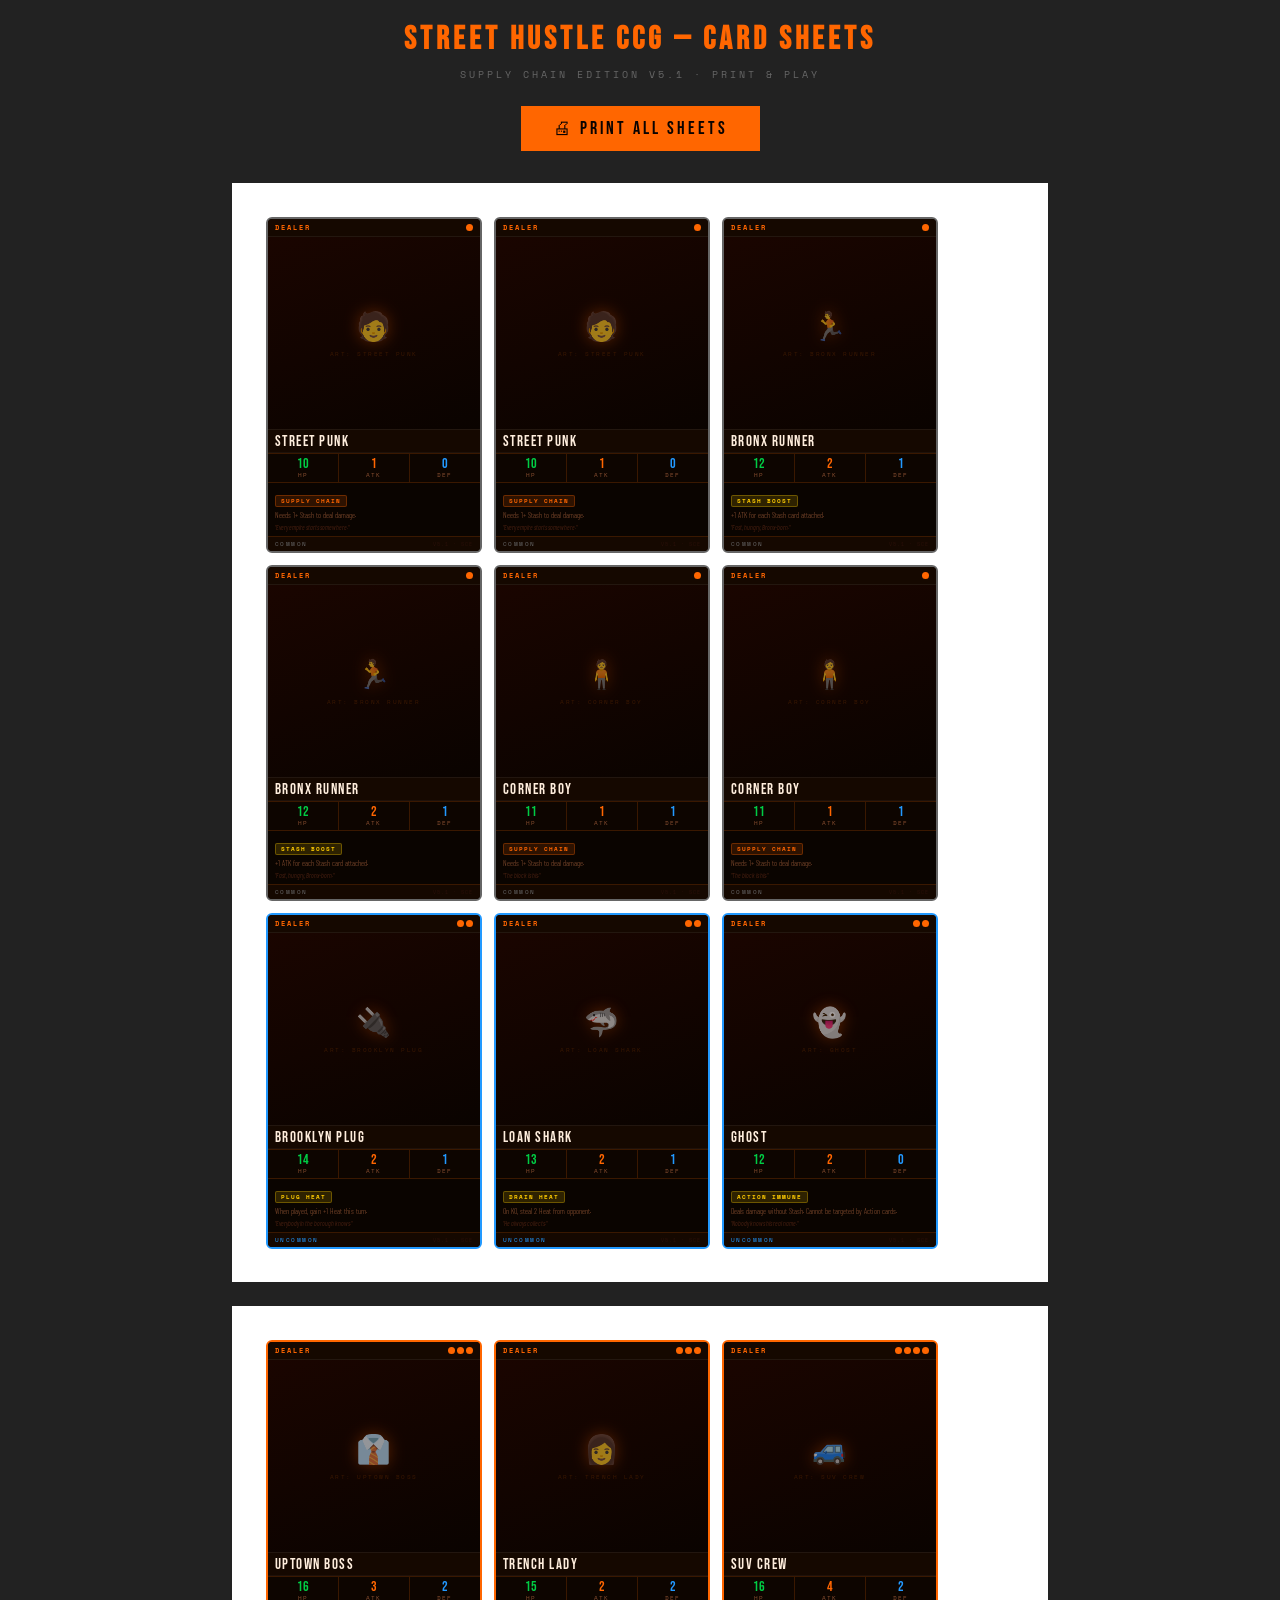
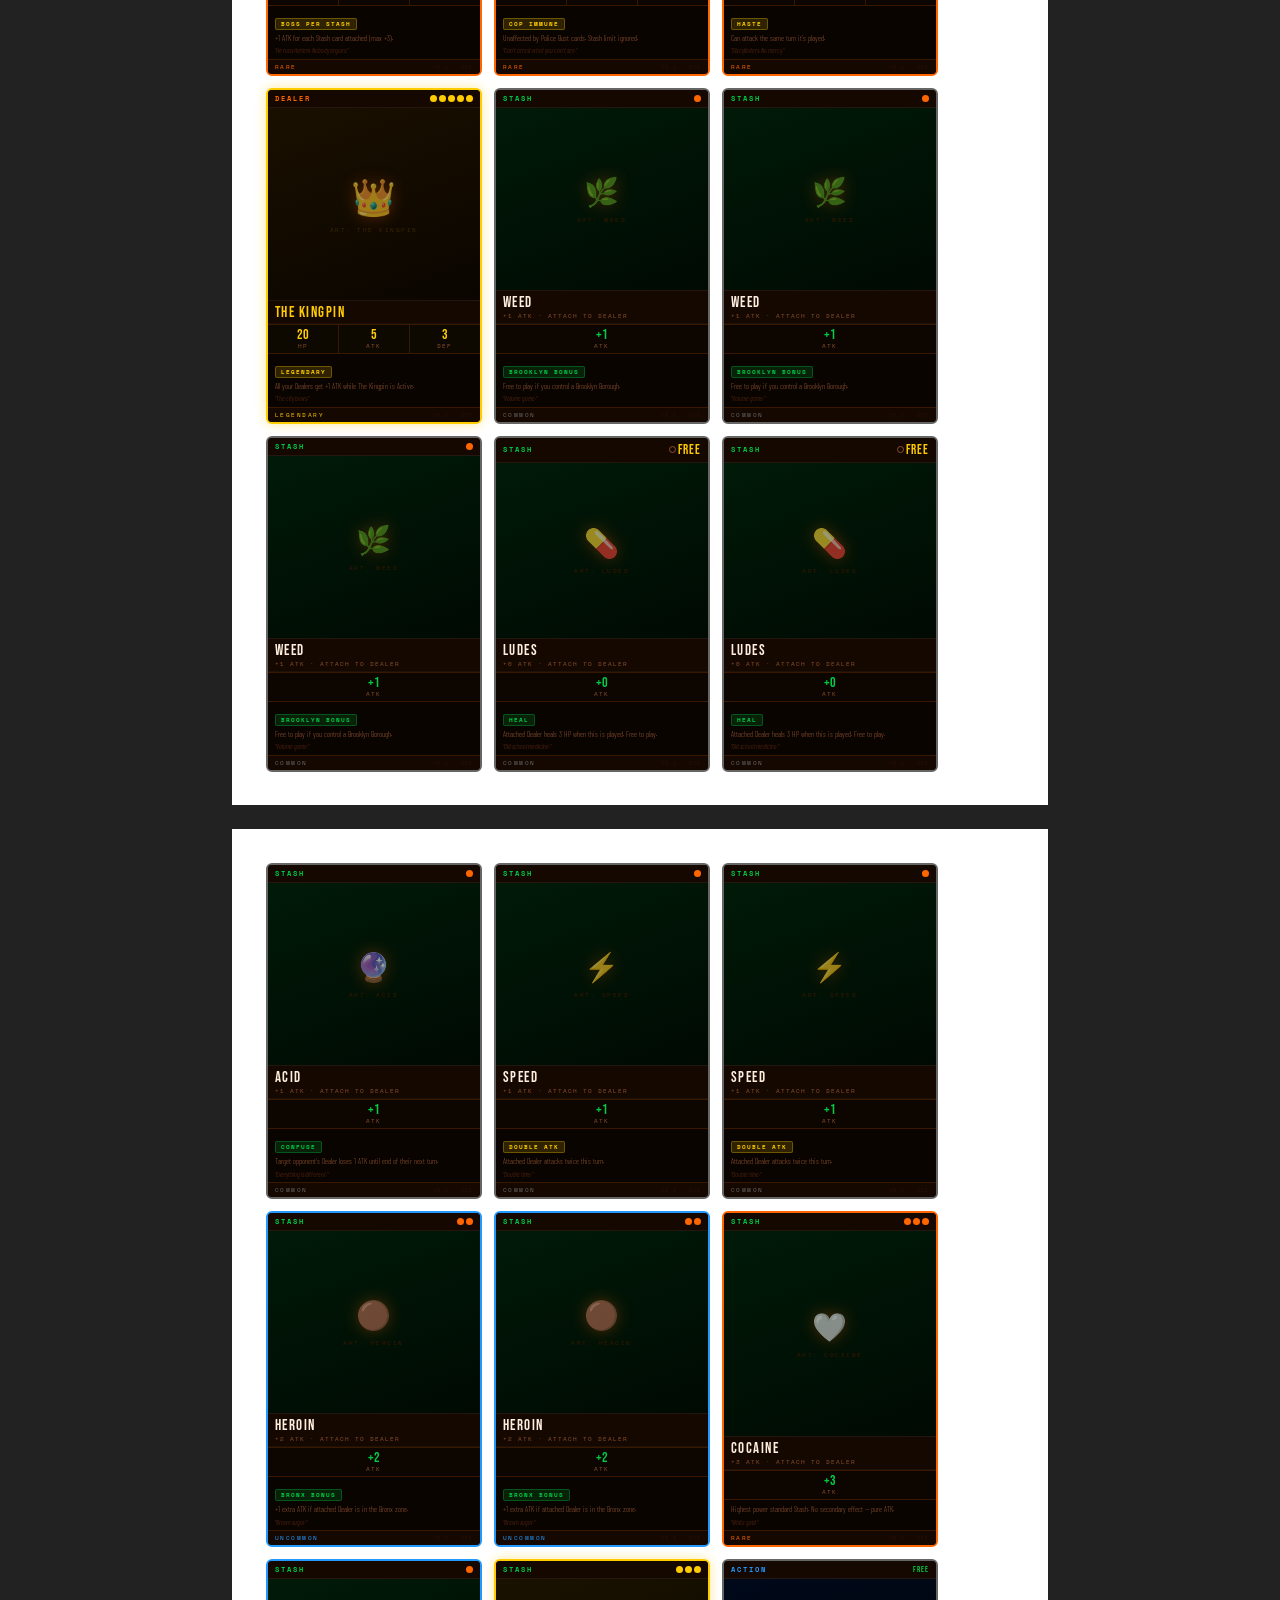
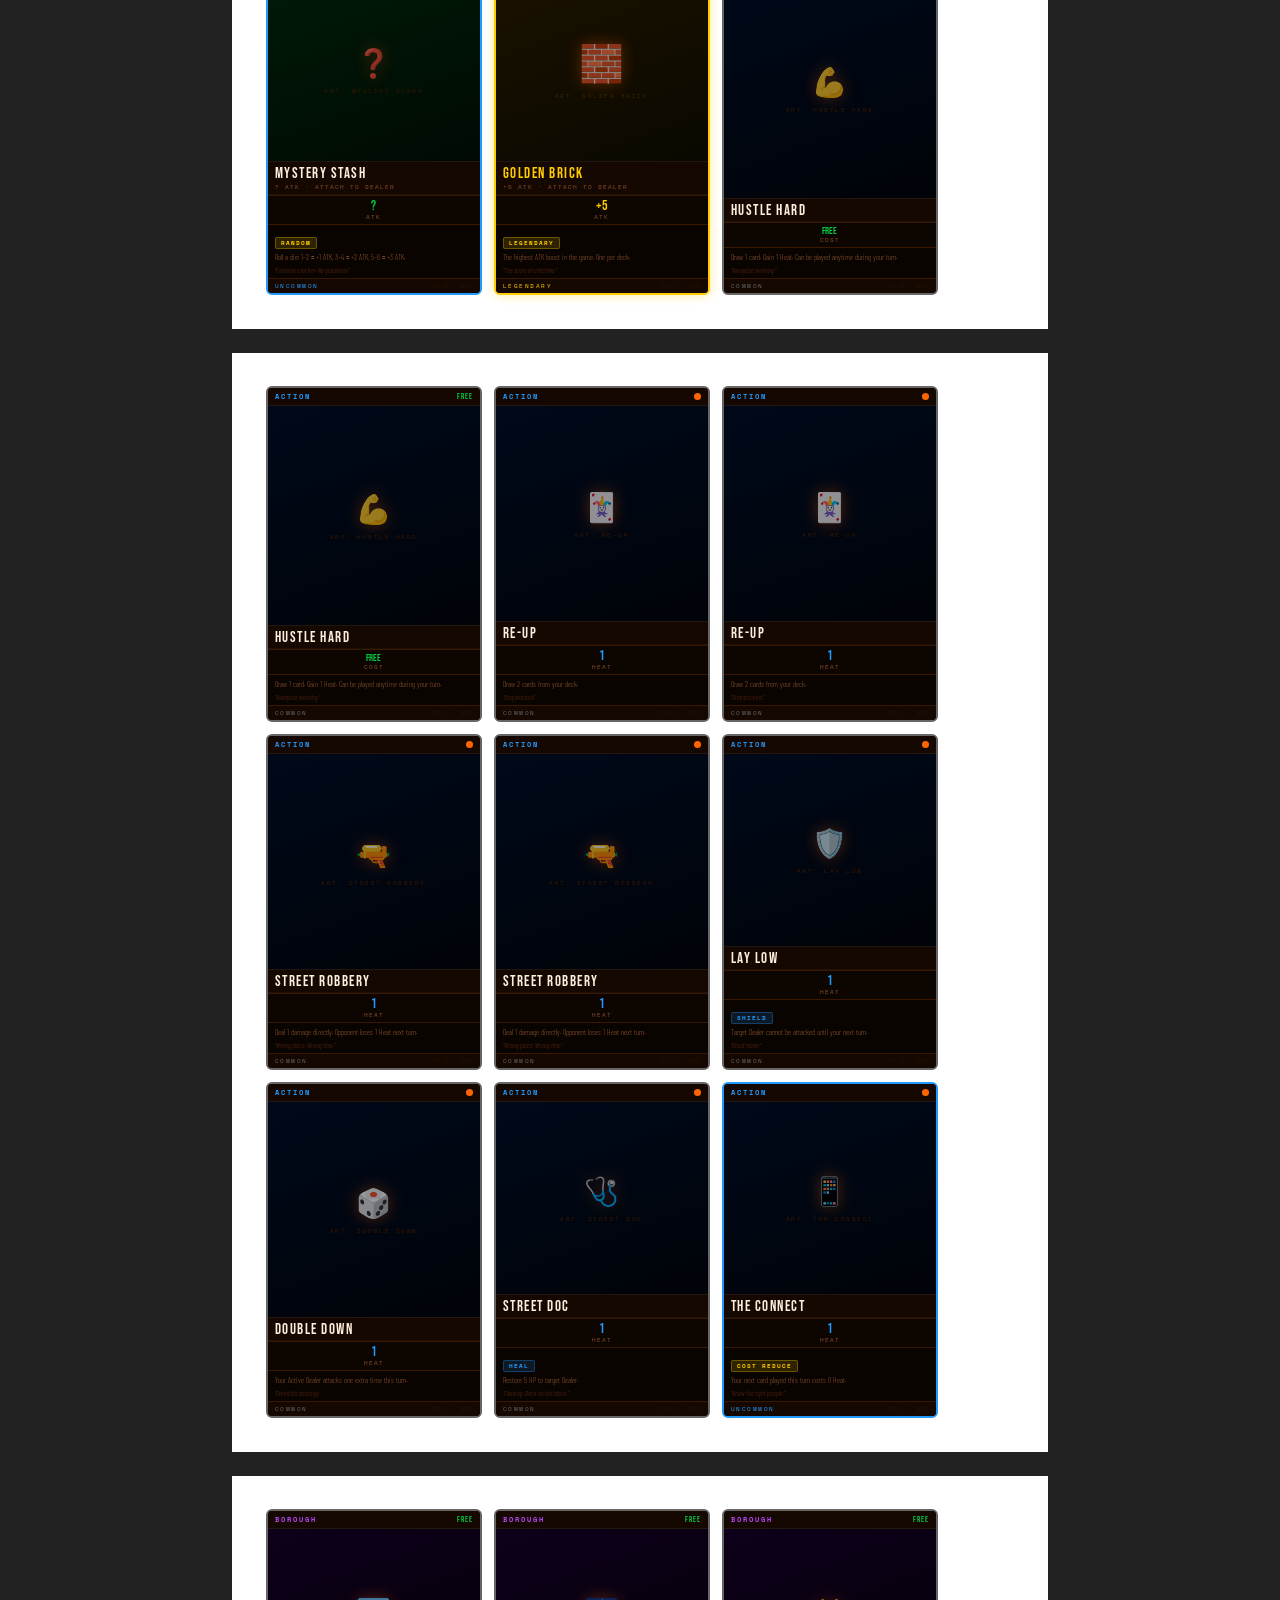
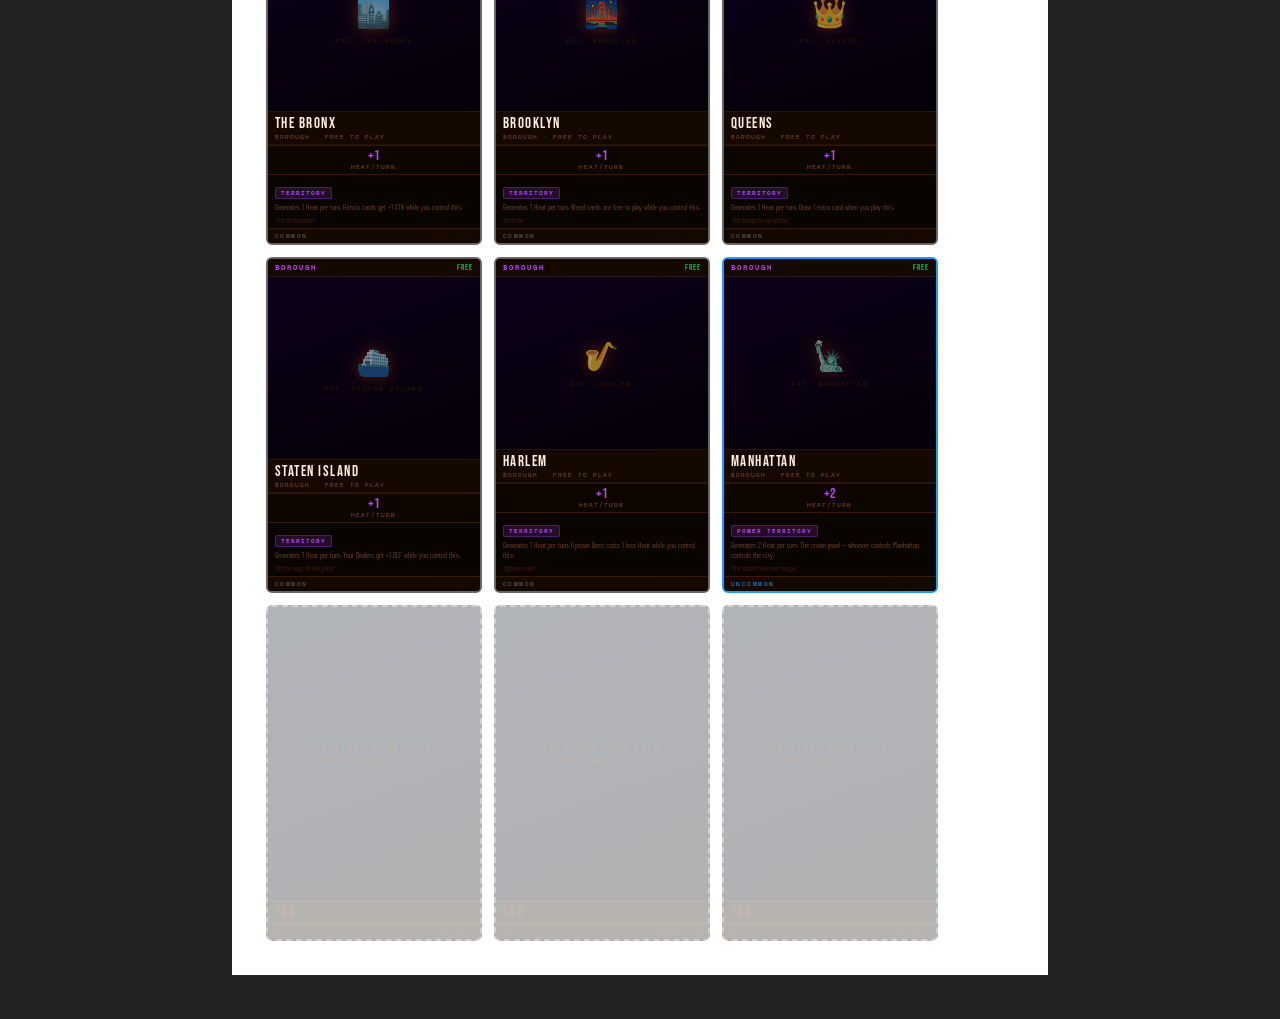
<file: docs/webpages/cards.html>
<!DOCTYPE html>
<html lang="en">
<head>
<meta charset="UTF-8">
<meta name="viewport" content="width=device-width, initial-scale=1.0">
<title>Street Hustle CCG — Card Sheets</title>
<link href="https://fonts.googleapis.com/css2?family=Bebas+Neue&family=Barlow+Condensed:ital,wght@0,300;0,400;0,600;0,700;1,300;1,400&family=Space+Mono:ital,wght@0,400;0,700;1,400&display=swap" rel="stylesheet">
<style>
  :root {
    --or: #ff6600;
    --am: #ff9900;
    --gd: #ffcc00;
    --gr: #00cc44;
    --bl: #2299ff;
    --pu: #bb44ff;
    --re: #ff2200;
    --bg: #0a0400;
    --bg2: #150800;
    --tx: #ffd9a0;
    --tx2: #8a5030;
    --tx3: #ffeedd;
    --bdr: #3a1800;

    /* Rarity colors */
    --common: #666;
    --uncommon: #2299ff;
    --rare: #ff6600;
    --legendary: #ffcc00;

    /* Type colors */
    --dealer-color: #ff6600;
    --stash-color: #00cc44;
    --action-color: #2299ff;
    --borough-color: #bb44ff;
  }

  * { box-sizing: border-box; margin: 0; padding: 0; }

  body {
    background: #222;
    font-family: 'Barlow Condensed', sans-serif;
    padding: 20px;
  }

  h1 {
    font-family: 'Bebas Neue', sans-serif;
    font-size: 32px;
    letter-spacing: 4px;
    color: var(--or);
    text-align: center;
    margin-bottom: 8px;
  }

  .sheet-label {
    font-family: 'Space Mono', monospace;
    font-size: 10px;
    letter-spacing: 3px;
    color: #666;
    text-align: center;
    text-transform: uppercase;
    margin-bottom: 24px;
  }

  /* ── PRINT SHEET ─────────────────────── */
  .sheet {
    background: white;
    width: 8.5in;
    margin: 0 auto 24px;
    padding: 0.35in;
    display: grid;
    grid-template-columns: repeat(3, 2.25in);
    grid-template-rows: repeat(3, 3.5in);
    gap: 0.125in;
    page-break-after: always;
  }

  /* ── CARD ────────────────────────────── */
  .card {
    width: 2.25in;
    height: 3.5in;
    background: var(--bg);
    border-radius: 6px;
    overflow: hidden;
    display: flex;
    flex-direction: column;
    position: relative;
    border: 2px solid var(--common);
  }

  .card.uncommon { border-color: var(--uncommon); }
  .card.rare     { border-color: var(--rare); }
  .card.legendary {
    border-color: var(--legendary);
    box-shadow: 0 0 12px rgba(255,204,0,0.4);
  }

  /* ── TOP BAR ────────────────────────── */
  .card-top {
    display: flex;
    justify-content: space-between;
    align-items: center;
    padding: 4px 7px;
    background: var(--bg2);
    border-bottom: 1px solid rgba(255,255,255,0.06);
  }

  .card-type {
    font-family: 'Space Mono', monospace;
    font-size: 6.5px;
    letter-spacing: 2px;
    text-transform: uppercase;
    font-weight: 700;
  }

  .card-type.dealer  { color: var(--dealer-color); }
  .card-type.stash   { color: var(--stash-color); }
  .card-type.action  { color: var(--action-color); }
  .card-type.borough { color: var(--borough-color); }

  .card-cost {
    font-family: 'Bebas Neue', sans-serif;
    font-size: 13px;
    letter-spacing: 1px;
    color: var(--gd);
    display: flex;
    align-items: center;
    gap: 2px;
  }

  .heat-pip {
    width: 7px; height: 7px;
    background: var(--or);
    border-radius: 50%;
    display: inline-block;
  }

  .heat-pip.free {
    background: transparent;
    border: 1px solid var(--tx2);
  }

  /* ── ART ─────────────────────────────── */
  .card-art {
    flex: 1;
    position: relative;
    overflow: hidden;
    display: flex;
    align-items: center;
    justify-content: center;
    background: var(--bg2);
  }

  .card-art img {
    width: 100%;
    height: 100%;
    object-fit: cover;
    display: block;
  }

  .card-art-placeholder {
    width: 100%;
    height: 100%;
    display: flex;
    flex-direction: column;
    align-items: center;
    justify-content: center;
    background: linear-gradient(160deg, #1a0800 0%, #0a0300 60%, #0d0500 100%);
    gap: 6px;
  }

  .placeholder-icon {
    font-size: 28px;
    opacity: 0.6;
    filter: drop-shadow(0 0 8px rgba(255,102,0,0.5));
  }

  .placeholder-text {
    font-family: 'Space Mono', monospace;
    font-size: 6px;
    letter-spacing: 1.5px;
    color: #3a1800;
    text-transform: uppercase;
    text-align: center;
    padding: 0 8px;
  }

  /* Type-specific art gradients */
  .card.dealer .card-art-placeholder  { background: linear-gradient(160deg, #1a0500 0%, #0a0300 100%); }
  .card.stash .card-art-placeholder   { background: linear-gradient(160deg, #001a08 0%, #000a03 100%); }
  .card.action .card-art-placeholder  { background: linear-gradient(160deg, #00091a 0%, #000308 100%); }
  .card.borough .card-art-placeholder { background: linear-gradient(160deg, #0d001a 0%, #040008 100%); }

  /* ── NAME BAND ───────────────────────── */
  .card-name-band {
    padding: 4px 7px 3px;
    background: var(--bg2);
    border-top: 1px solid rgba(255,255,255,0.06);
    border-bottom: 1px solid rgba(255,255,255,0.04);
  }

  .card-name {
    font-family: 'Bebas Neue', sans-serif;
    font-size: 15px;
    letter-spacing: 1.5px;
    color: var(--tx3);
    line-height: 1;
  }

  .card-subtitle {
    font-family: 'Space Mono', monospace;
    font-size: 6px;
    letter-spacing: 1px;
    color: var(--tx2);
    text-transform: uppercase;
    margin-top: 1px;
  }

  /* ── STATS BAR ───────────────────────── */
  .card-stats {
    display: flex;
    background: #0d0500;
    border-top: 1px solid var(--bdr);
    border-bottom: 1px solid var(--bdr);
  }

  .stat {
    flex: 1;
    text-align: center;
    padding: 3px 2px;
    border-right: 1px solid var(--bdr);
  }

  .stat:last-child { border-right: none; }

  .stat-val {
    font-family: 'Bebas Neue', sans-serif;
    font-size: 14px;
    line-height: 1;
    color: var(--tx3);
  }

  .stat-val.hp    { color: var(--gr); }
  .stat-val.atk   { color: var(--or); }
  .stat-val.def   { color: var(--bl); }
  .stat-val.boost { color: var(--gr); }

  .stat-lbl {
    font-family: 'Space Mono', monospace;
    font-size: 5.5px;
    letter-spacing: 1px;
    color: var(--tx2);
    text-transform: uppercase;
  }

  /* ── ABILITY ─────────────────────────── */
  .card-body {
    padding: 4px 7px 4px;
    flex: 0 0 auto;
    background: var(--bg);
  }

  .ability-tag {
    display: inline-block;
    font-family: 'Space Mono', monospace;
    font-size: 5.5px;
    letter-spacing: 1px;
    padding: 1px 5px;
    border-radius: 2px;
    margin-bottom: 3px;
    text-transform: uppercase;
    font-weight: 700;
  }

  .ability-tag.dealer  { background: rgba(255,102,0,0.15); color: var(--or); border: 1px solid rgba(255,102,0,0.3); }
  .ability-tag.stash   { background: rgba(0,204,68,0.15);  color: var(--gr); border: 1px solid rgba(0,204,68,0.3); }
  .ability-tag.action  { background: rgba(34,153,255,0.15);color: var(--bl); border: 1px solid rgba(34,153,255,0.3); }
  .ability-tag.special { background: rgba(255,204,0,0.15); color: var(--gd); border: 1px solid rgba(255,204,0,0.3); }

  .ability-text {
    font-size: 7.5px;
    font-weight: 300;
    color: var(--tx2);
    line-height: 1.4;
  }

  .flavor-text {
    font-style: italic;
    font-size: 6.5px;
    color: #4a2010;
    margin-top: 3px;
    line-height: 1.3;
  }

  /* ── FOOTER ──────────────────────────── */
  .card-footer {
    display: flex;
    justify-content: space-between;
    align-items: center;
    padding: 3px 7px;
    background: var(--bg2);
    border-top: 1px solid var(--bdr);
  }

  .rarity-label {
    font-family: 'Space Mono', monospace;
    font-size: 5.5px;
    letter-spacing: 1.5px;
    text-transform: uppercase;
  }

  .card.common   .rarity-label { color: var(--common); }
  .card.uncommon .rarity-label { color: var(--uncommon); }
  .card.rare     .rarity-label { color: var(--rare); }
  .card.legendary .rarity-label { color: var(--legendary); }

  .set-info {
    font-family: 'Space Mono', monospace;
    font-size: 5px;
    letter-spacing: 1px;
    color: #2a1008;
    text-transform: uppercase;
  }

  /* ── PRINT ───────────────────────────── */
  @media print {
    body { background: white; padding: 0; }
    h1, .sheet-label, .screen-only { display: none; }
    .sheet {
      margin: 0;
      page-break-after: always;
      box-shadow: none;
    }
  }

  .screen-only {
    text-align: center;
    margin-bottom: 32px;
  }

  .print-btn {
    background: var(--or);
    color: #0a0300;
    font-family: 'Bebas Neue', sans-serif;
    font-size: 18px;
    letter-spacing: 3px;
    padding: 12px 32px;
    border: none;
    cursor: pointer;
    margin: 0 8px;
  }

  .print-btn:hover { background: var(--am); }
  .print-btn.secondary { background: transparent; color: var(--tx2); border: 1px solid #3a1800; }
</style>
</head>
<body>

<h1>STREET HUSTLE CCG — CARD SHEETS</h1>
<p class="sheet-label">Supply Chain Edition v5.1 · Print & Play</p>

<div class="screen-only">
  <button class="print-btn" onclick="window.print()">🖨 Print All Sheets</button>
</div>

<!-- ══════════════════════════════════════════════════════ -->
<!-- SHEET 1 — DEALERS (Common) -->
<!-- ══════════════════════════════════════════════════════ -->
<div class="sheet">

  <!-- Street Punk x2 -->
  <div class="card common dealer">
    <div class="card-top">
      <span class="card-type dealer">Dealer</span>
      <div class="card-cost"><span class="heat-pip"></span></div>
    </div>
    <div class="card-art">
      <div class="card-art-placeholder">
        <span class="placeholder-icon">🧑</span>
        <span class="placeholder-text">Art: Street Punk</span>
      </div>
    </div>
    <div class="card-name-band">
      <div class="card-name">Street Punk</div>
    </div>
    <div class="card-stats">
      <div class="stat"><div class="stat-val hp">10</div><div class="stat-lbl">HP</div></div>
      <div class="stat"><div class="stat-val atk">1</div><div class="stat-lbl">ATK</div></div>
      <div class="stat"><div class="stat-val def">0</div><div class="stat-lbl">DEF</div></div>
    </div>
    <div class="card-body">
      <span class="ability-tag dealer">Supply Chain</span>
      <div class="ability-text">Needs 1+ Stash to deal damage.</div>
      <div class="flavor-text">"Every empire starts somewhere."</div>
    </div>
    <div class="card-footer">
      <span class="rarity-label">Common</span>
      <span class="set-info">v5.1 · SCE</span>
    </div>
  </div>

  <div class="card common dealer">
    <div class="card-top">
      <span class="card-type dealer">Dealer</span>
      <div class="card-cost"><span class="heat-pip"></span></div>
    </div>
    <div class="card-art">
      <div class="card-art-placeholder">
        <span class="placeholder-icon">🧑</span>
        <span class="placeholder-text">Art: Street Punk</span>
      </div>
    </div>
    <div class="card-name-band">
      <div class="card-name">Street Punk</div>
    </div>
    <div class="card-stats">
      <div class="stat"><div class="stat-val hp">10</div><div class="stat-lbl">HP</div></div>
      <div class="stat"><div class="stat-val atk">1</div><div class="stat-lbl">ATK</div></div>
      <div class="stat"><div class="stat-val def">0</div><div class="stat-lbl">DEF</div></div>
    </div>
    <div class="card-body">
      <span class="ability-tag dealer">Supply Chain</span>
      <div class="ability-text">Needs 1+ Stash to deal damage.</div>
      <div class="flavor-text">"Every empire starts somewhere."</div>
    </div>
    <div class="card-footer">
      <span class="rarity-label">Common</span>
      <span class="set-info">v5.1 · SCE</span>
    </div>
  </div>

  <!-- Bronx Runner x2 -->
  <div class="card common dealer">
    <div class="card-top">
      <span class="card-type dealer">Dealer</span>
      <div class="card-cost"><span class="heat-pip"></span></div>
    </div>
    <div class="card-art">
      <div class="card-art-placeholder">
        <span class="placeholder-icon">🏃</span>
        <span class="placeholder-text">Art: Bronx Runner</span>
      </div>
    </div>
    <div class="card-name-band">
      <div class="card-name">Bronx Runner</div>
    </div>
    <div class="card-stats">
      <div class="stat"><div class="stat-val hp">12</div><div class="stat-lbl">HP</div></div>
      <div class="stat"><div class="stat-val atk">2</div><div class="stat-lbl">ATK</div></div>
      <div class="stat"><div class="stat-val def">1</div><div class="stat-lbl">DEF</div></div>
    </div>
    <div class="card-body">
      <span class="ability-tag special">Stash Boost</span>
      <div class="ability-text">+1 ATK for each Stash card attached.</div>
      <div class="flavor-text">"Fast, hungry, Bronx-born."</div>
    </div>
    <div class="card-footer">
      <span class="rarity-label">Common</span>
      <span class="set-info">v5.1 · SCE</span>
    </div>
  </div>

  <div class="card common dealer">
    <div class="card-top">
      <span class="card-type dealer">Dealer</span>
      <div class="card-cost"><span class="heat-pip"></span></div>
    </div>
    <div class="card-art">
      <div class="card-art-placeholder">
        <span class="placeholder-icon">🏃</span>
        <span class="placeholder-text">Art: Bronx Runner</span>
      </div>
    </div>
    <div class="card-name-band">
      <div class="card-name">Bronx Runner</div>
    </div>
    <div class="card-stats">
      <div class="stat"><div class="stat-val hp">12</div><div class="stat-lbl">HP</div></div>
      <div class="stat"><div class="stat-val atk">2</div><div class="stat-lbl">ATK</div></div>
      <div class="stat"><div class="stat-val def">1</div><div class="stat-lbl">DEF</div></div>
    </div>
    <div class="card-body">
      <span class="ability-tag special">Stash Boost</span>
      <div class="ability-text">+1 ATK for each Stash card attached.</div>
      <div class="flavor-text">"Fast, hungry, Bronx-born."</div>
    </div>
    <div class="card-footer">
      <span class="rarity-label">Common</span>
      <span class="set-info">v5.1 · SCE</span>
    </div>
  </div>

  <!-- Corner Boy x2 -->
  <div class="card common dealer">
    <div class="card-top">
      <span class="card-type dealer">Dealer</span>
      <div class="card-cost"><span class="heat-pip"></span></div>
    </div>
    <div class="card-art">
      <div class="card-art-placeholder">
        <span class="placeholder-icon">🧍</span>
        <span class="placeholder-text">Art: Corner Boy</span>
      </div>
    </div>
    <div class="card-name-band">
      <div class="card-name">Corner Boy</div>
    </div>
    <div class="card-stats">
      <div class="stat"><div class="stat-val hp">11</div><div class="stat-lbl">HP</div></div>
      <div class="stat"><div class="stat-val atk">1</div><div class="stat-lbl">ATK</div></div>
      <div class="stat"><div class="stat-val def">1</div><div class="stat-lbl">DEF</div></div>
    </div>
    <div class="card-body">
      <span class="ability-tag dealer">Supply Chain</span>
      <div class="ability-text">Needs 1+ Stash to deal damage.</div>
      <div class="flavor-text">"The block is his."</div>
    </div>
    <div class="card-footer">
      <span class="rarity-label">Common</span>
      <span class="set-info">v5.1 · SCE</span>
    </div>
  </div>

  <div class="card common dealer">
    <div class="card-top">
      <span class="card-type dealer">Dealer</span>
      <div class="card-cost"><span class="heat-pip"></span></div>
    </div>
    <div class="card-art">
      <div class="card-art-placeholder">
        <span class="placeholder-icon">🧍</span>
        <span class="placeholder-text">Art: Corner Boy</span>
      </div>
    </div>
    <div class="card-name-band">
      <div class="card-name">Corner Boy</div>
    </div>
    <div class="card-stats">
      <div class="stat"><div class="stat-val hp">11</div><div class="stat-lbl">HP</div></div>
      <div class="stat"><div class="stat-val atk">1</div><div class="stat-lbl">ATK</div></div>
      <div class="stat"><div class="stat-val def">1</div><div class="stat-lbl">DEF</div></div>
    </div>
    <div class="card-body">
      <span class="ability-tag dealer">Supply Chain</span>
      <div class="ability-text">Needs 1+ Stash to deal damage.</div>
      <div class="flavor-text">"The block is his."</div>
    </div>
    <div class="card-footer">
      <span class="rarity-label">Common</span>
      <span class="set-info">v5.1 · SCE</span>
    </div>
  </div>

  <!-- Brooklyn Plug -->
  <div class="card uncommon dealer">
    <div class="card-top">
      <span class="card-type dealer">Dealer</span>
      <div class="card-cost"><span class="heat-pip"></span><span class="heat-pip"></span></div>
    </div>
    <div class="card-art">
      <div class="card-art-placeholder">
        <span class="placeholder-icon">🔌</span>
        <span class="placeholder-text">Art: Brooklyn Plug</span>
      </div>
    </div>
    <div class="card-name-band">
      <div class="card-name">Brooklyn Plug</div>
    </div>
    <div class="card-stats">
      <div class="stat"><div class="stat-val hp">14</div><div class="stat-lbl">HP</div></div>
      <div class="stat"><div class="stat-val atk">2</div><div class="stat-lbl">ATK</div></div>
      <div class="stat"><div class="stat-val def">1</div><div class="stat-lbl">DEF</div></div>
    </div>
    <div class="card-body">
      <span class="ability-tag special">Plug Heat</span>
      <div class="ability-text">When played, gain +1 Heat this turn.</div>
      <div class="flavor-text">"Everybody in the borough knows."</div>
    </div>
    <div class="card-footer">
      <span class="rarity-label">Uncommon</span>
      <span class="set-info">v5.1 · SCE</span>
    </div>
  </div>

  <!-- Loan Shark -->
  <div class="card uncommon dealer">
    <div class="card-top">
      <span class="card-type dealer">Dealer</span>
      <div class="card-cost"><span class="heat-pip"></span><span class="heat-pip"></span></div>
    </div>
    <div class="card-art">
      <div class="card-art-placeholder">
        <span class="placeholder-icon">🦈</span>
        <span class="placeholder-text">Art: Loan Shark</span>
      </div>
    </div>
    <div class="card-name-band">
      <div class="card-name">Loan Shark</div>
    </div>
    <div class="card-stats">
      <div class="stat"><div class="stat-val hp">13</div><div class="stat-lbl">HP</div></div>
      <div class="stat"><div class="stat-val atk">2</div><div class="stat-lbl">ATK</div></div>
      <div class="stat"><div class="stat-val def">1</div><div class="stat-lbl">DEF</div></div>
    </div>
    <div class="card-body">
      <span class="ability-tag special">Drain Heat</span>
      <div class="ability-text">On KO, steal 2 Heat from opponent.</div>
      <div class="flavor-text">"He always collects."</div>
    </div>
    <div class="card-footer">
      <span class="rarity-label">Uncommon</span>
      <span class="set-info">v5.1 · SCE</span>
    </div>
  </div>

  <!-- Ghost -->
  <div class="card uncommon dealer">
    <div class="card-top">
      <span class="card-type dealer">Dealer</span>
      <div class="card-cost"><span class="heat-pip"></span><span class="heat-pip"></span></div>
    </div>
    <div class="card-art">
      <div class="card-art-placeholder">
        <span class="placeholder-icon">👻</span>
        <span class="placeholder-text">Art: Ghost</span>
      </div>
    </div>
    <div class="card-name-band">
      <div class="card-name">Ghost</div>
    </div>
    <div class="card-stats">
      <div class="stat"><div class="stat-val hp">12</div><div class="stat-lbl">HP</div></div>
      <div class="stat"><div class="stat-val atk">2</div><div class="stat-lbl">ATK</div></div>
      <div class="stat"><div class="stat-val def">0</div><div class="stat-lbl">DEF</div></div>
    </div>
    <div class="card-body">
      <span class="ability-tag special">Action Immune</span>
      <div class="ability-text">Deals damage without Stash. Cannot be targeted by Action cards.</div>
      <div class="flavor-text">"Nobody knows his real name."</div>
    </div>
    <div class="card-footer">
      <span class="rarity-label">Uncommon</span>
      <span class="set-info">v5.1 · SCE</span>
    </div>
  </div>

</div><!-- /sheet 1 -->

<!-- ══════════════════════════════════════════════════════ -->
<!-- SHEET 2 — DEALERS (Rare + Legendary) -->
<!-- ══════════════════════════════════════════════════════ -->
<div class="sheet">

  <!-- Uptown Boss -->
  <div class="card rare dealer">
    <div class="card-top">
      <span class="card-type dealer">Dealer</span>
      <div class="card-cost"><span class="heat-pip"></span><span class="heat-pip"></span><span class="heat-pip"></span></div>
    </div>
    <div class="card-art">
      <div class="card-art-placeholder">
        <span class="placeholder-icon">👔</span>
        <span class="placeholder-text">Art: Uptown Boss</span>
      </div>
    </div>
    <div class="card-name-band">
      <div class="card-name">Uptown Boss</div>
    </div>
    <div class="card-stats">
      <div class="stat"><div class="stat-val hp">16</div><div class="stat-lbl">HP</div></div>
      <div class="stat"><div class="stat-val atk">3</div><div class="stat-lbl">ATK</div></div>
      <div class="stat"><div class="stat-val def">2</div><div class="stat-lbl">DEF</div></div>
    </div>
    <div class="card-body">
      <span class="ability-tag special">Boss Per Stash</span>
      <div class="ability-text">+1 ATK for each Stash card attached (max +3).</div>
      <div class="flavor-text">"He runs Harlem. Nobody argues."</div>
    </div>
    <div class="card-footer">
      <span class="rarity-label">Rare</span>
      <span class="set-info">v5.1 · SCE</span>
    </div>
  </div>

  <!-- Trench Lady -->
  <div class="card rare dealer">
    <div class="card-top">
      <span class="card-type dealer">Dealer</span>
      <div class="card-cost"><span class="heat-pip"></span><span class="heat-pip"></span><span class="heat-pip"></span></div>
    </div>
    <div class="card-art">
      <div class="card-art-placeholder">
        <span class="placeholder-icon">👩</span>
        <span class="placeholder-text">Art: Trench Lady</span>
      </div>
    </div>
    <div class="card-name-band">
      <div class="card-name">Trench Lady</div>
    </div>
    <div class="card-stats">
      <div class="stat"><div class="stat-val hp">15</div><div class="stat-lbl">HP</div></div>
      <div class="stat"><div class="stat-val atk">2</div><div class="stat-lbl">ATK</div></div>
      <div class="stat"><div class="stat-val def">2</div><div class="stat-lbl">DEF</div></div>
    </div>
    <div class="card-body">
      <span class="ability-tag special">Cop Immune</span>
      <div class="ability-text">Unaffected by Police Bust cards. Stash limit ignored.</div>
      <div class="flavor-text">"Can't arrest what you can't see."</div>
    </div>
    <div class="card-footer">
      <span class="rarity-label">Rare</span>
      <span class="set-info">v5.1 · SCE</span>
    </div>
  </div>

  <!-- SUV Crew -->
  <div class="card rare dealer">
    <div class="card-top">
      <span class="card-type dealer">Dealer</span>
      <div class="card-cost"><span class="heat-pip"></span><span class="heat-pip"></span><span class="heat-pip"></span><span class="heat-pip"></span></div>
    </div>
    <div class="card-art">
      <div class="card-art-placeholder">
        <span class="placeholder-icon">🚙</span>
        <span class="placeholder-text">Art: SUV Crew</span>
      </div>
    </div>
    <div class="card-name-band">
      <div class="card-name">SUV Crew</div>
    </div>
    <div class="card-stats">
      <div class="stat"><div class="stat-val hp">16</div><div class="stat-lbl">HP</div></div>
      <div class="stat"><div class="stat-val atk">4</div><div class="stat-lbl">ATK</div></div>
      <div class="stat"><div class="stat-val def">2</div><div class="stat-lbl">DEF</div></div>
    </div>
    <div class="card-body">
      <span class="ability-tag special">Haste</span>
      <div class="ability-text">Can attack the same turn it's played.</div>
      <div class="flavor-text">"Six cylinders. No mercy."</div>
    </div>
    <div class="card-footer">
      <span class="rarity-label">Rare</span>
      <span class="set-info">v5.1 · SCE</span>
    </div>
  </div>

  <!-- The Kingpin -->
  <div class="card legendary dealer">
    <div class="card-top">
      <span class="card-type dealer">Dealer</span>
      <div class="card-cost" style="color:var(--legendary)"><span class="heat-pip" style="background:var(--gd)"></span><span class="heat-pip" style="background:var(--gd)"></span><span class="heat-pip" style="background:var(--gd)"></span><span class="heat-pip" style="background:var(--gd)"></span><span class="heat-pip" style="background:var(--gd)"></span></div>
    </div>
    <div class="card-art">
      <div class="card-art-placeholder" style="background: linear-gradient(160deg, #1a1000 0%, #0a0500 100%);">
        <span class="placeholder-icon" style="font-size:36px">👑</span>
        <span class="placeholder-text" style="color:#3a2800">Art: The Kingpin</span>
      </div>
    </div>
    <div class="card-name-band">
      <div class="card-name" style="color:var(--gd)">The Kingpin</div>
    </div>
    <div class="card-stats" style="background:#0d0800">
      <div class="stat"><div class="stat-val hp" style="color:var(--gd)">20</div><div class="stat-lbl">HP</div></div>
      <div class="stat"><div class="stat-val atk" style="color:var(--gd)">5</div><div class="stat-lbl">ATK</div></div>
      <div class="stat"><div class="stat-val def" style="color:var(--gd)">3</div><div class="stat-lbl">DEF</div></div>
    </div>
    <div class="card-body">
      <span class="ability-tag special">Legendary</span>
      <div class="ability-text">All your Dealers get +1 ATK while The Kingpin is Active.</div>
      <div class="flavor-text">"The city bows."</div>
    </div>
    <div class="card-footer">
      <span class="rarity-label">Legendary</span>
      <span class="set-info">v5.1 · SCE</span>
    </div>
  </div>

  <!-- Weed x3 -->
  <div class="card common stash">
    <div class="card-top">
      <span class="card-type stash">Stash</span>
      <div class="card-cost"><span class="heat-pip"></span></div>
    </div>
    <div class="card-art">
      <div class="card-art-placeholder">
        <span class="placeholder-icon">🌿</span>
        <span class="placeholder-text">Art: Weed</span>
      </div>
    </div>
    <div class="card-name-band">
      <div class="card-name">Weed</div>
      <div class="card-subtitle">+1 ATK · Attach to Dealer</div>
    </div>
    <div class="card-stats">
      <div class="stat"><div class="stat-val boost">+1</div><div class="stat-lbl">ATK</div></div>
    </div>
    <div class="card-body">
      <span class="ability-tag stash">Brooklyn Bonus</span>
      <div class="ability-text">Free to play if you control a Brooklyn Borough.</div>
      <div class="flavor-text">"Volume game."</div>
    </div>
    <div class="card-footer">
      <span class="rarity-label">Common</span>
      <span class="set-info">v5.1 · SCE</span>
    </div>
  </div>

  <div class="card common stash">
    <div class="card-top">
      <span class="card-type stash">Stash</span>
      <div class="card-cost"><span class="heat-pip"></span></div>
    </div>
    <div class="card-art">
      <div class="card-art-placeholder">
        <span class="placeholder-icon">🌿</span>
        <span class="placeholder-text">Art: Weed</span>
      </div>
    </div>
    <div class="card-name-band">
      <div class="card-name">Weed</div>
      <div class="card-subtitle">+1 ATK · Attach to Dealer</div>
    </div>
    <div class="card-stats">
      <div class="stat"><div class="stat-val boost">+1</div><div class="stat-lbl">ATK</div></div>
    </div>
    <div class="card-body">
      <span class="ability-tag stash">Brooklyn Bonus</span>
      <div class="ability-text">Free to play if you control a Brooklyn Borough.</div>
      <div class="flavor-text">"Volume game."</div>
    </div>
    <div class="card-footer">
      <span class="rarity-label">Common</span>
      <span class="set-info">v5.1 · SCE</span>
    </div>
  </div>

  <div class="card common stash">
    <div class="card-top">
      <span class="card-type stash">Stash</span>
      <div class="card-cost"><span class="heat-pip"></span></div>
    </div>
    <div class="card-art">
      <div class="card-art-placeholder">
        <span class="placeholder-icon">🌿</span>
        <span class="placeholder-text">Art: Weed</span>
      </div>
    </div>
    <div class="card-name-band">
      <div class="card-name">Weed</div>
      <div class="card-subtitle">+1 ATK · Attach to Dealer</div>
    </div>
    <div class="card-stats">
      <div class="stat"><div class="stat-val boost">+1</div><div class="stat-lbl">ATK</div></div>
    </div>
    <div class="card-body">
      <span class="ability-tag stash">Brooklyn Bonus</span>
      <div class="ability-text">Free to play if you control a Brooklyn Borough.</div>
      <div class="flavor-text">"Volume game."</div>
    </div>
    <div class="card-footer">
      <span class="rarity-label">Common</span>
      <span class="set-info">v5.1 · SCE</span>
    </div>
  </div>

  <!-- Ludes x2 -->
  <div class="card common stash">
    <div class="card-top">
      <span class="card-type stash">Stash</span>
      <div class="card-cost"><span class="heat-pip free"></span> FREE</div>
    </div>
    <div class="card-art">
      <div class="card-art-placeholder">
        <span class="placeholder-icon">💊</span>
        <span class="placeholder-text">Art: Ludes</span>
      </div>
    </div>
    <div class="card-name-band">
      <div class="card-name">Ludes</div>
      <div class="card-subtitle">+0 ATK · Attach to Dealer</div>
    </div>
    <div class="card-stats">
      <div class="stat"><div class="stat-val boost">+0</div><div class="stat-lbl">ATK</div></div>
    </div>
    <div class="card-body">
      <span class="ability-tag stash">Heal</span>
      <div class="ability-text">Attached Dealer heals 3 HP when this is played. Free to play.</div>
      <div class="flavor-text">"Old school medicine."</div>
    </div>
    <div class="card-footer">
      <span class="rarity-label">Common</span>
      <span class="set-info">v5.1 · SCE</span>
    </div>
  </div>

  <div class="card common stash">
    <div class="card-top">
      <span class="card-type stash">Stash</span>
      <div class="card-cost"><span class="heat-pip free"></span> FREE</div>
    </div>
    <div class="card-art">
      <div class="card-art-placeholder">
        <span class="placeholder-icon">💊</span>
        <span class="placeholder-text">Art: Ludes</span>
      </div>
    </div>
    <div class="card-name-band">
      <div class="card-name">Ludes</div>
      <div class="card-subtitle">+0 ATK · Attach to Dealer</div>
    </div>
    <div class="card-stats">
      <div class="stat"><div class="stat-val boost">+0</div><div class="stat-lbl">ATK</div></div>
    </div>
    <div class="card-body">
      <span class="ability-tag stash">Heal</span>
      <div class="ability-text">Attached Dealer heals 3 HP when this is played. Free to play.</div>
      <div class="flavor-text">"Old school medicine."</div>
    </div>
    <div class="card-footer">
      <span class="rarity-label">Common</span>
      <span class="set-info">v5.1 · SCE</span>
    </div>
  </div>

</div><!-- /sheet 2 -->

<!-- ══════════════════════════════════════════════════════ -->
<!-- SHEET 3 — STASH (continued) -->
<!-- ══════════════════════════════════════════════════════ -->
<div class="sheet">

  <!-- Acid -->
  <div class="card common stash">
    <div class="card-top">
      <span class="card-type stash">Stash</span>
      <div class="card-cost"><span class="heat-pip"></span></div>
    </div>
    <div class="card-art">
      <div class="card-art-placeholder">
        <span class="placeholder-icon">🔮</span>
        <span class="placeholder-text">Art: Acid</span>
      </div>
    </div>
    <div class="card-name-band">
      <div class="card-name">Acid</div>
      <div class="card-subtitle">+1 ATK · Attach to Dealer</div>
    </div>
    <div class="card-stats">
      <div class="stat"><div class="stat-val boost">+1</div><div class="stat-lbl">ATK</div></div>
    </div>
    <div class="card-body">
      <span class="ability-tag stash">Confuse</span>
      <div class="ability-text">Target opponent's Dealer loses 1 ATK until end of their next turn.</div>
      <div class="flavor-text">"Everything is different."</div>
    </div>
    <div class="card-footer">
      <span class="rarity-label">Common</span>
      <span class="set-info">v5.1 · SCE</span>
    </div>
  </div>

  <!-- Speed x2 -->
  <div class="card common stash">
    <div class="card-top">
      <span class="card-type stash">Stash</span>
      <div class="card-cost"><span class="heat-pip"></span></div>
    </div>
    <div class="card-art">
      <div class="card-art-placeholder">
        <span class="placeholder-icon">⚡</span>
        <span class="placeholder-text">Art: Speed</span>
      </div>
    </div>
    <div class="card-name-band">
      <div class="card-name">Speed</div>
      <div class="card-subtitle">+1 ATK · Attach to Dealer</div>
    </div>
    <div class="card-stats">
      <div class="stat"><div class="stat-val boost">+1</div><div class="stat-lbl">ATK</div></div>
    </div>
    <div class="card-body">
      <span class="ability-tag special">Double ATK</span>
      <div class="ability-text">Attached Dealer attacks twice this turn.</div>
      <div class="flavor-text">"Double time."</div>
    </div>
    <div class="card-footer">
      <span class="rarity-label">Common</span>
      <span class="set-info">v5.1 · SCE</span>
    </div>
  </div>

  <div class="card common stash">
    <div class="card-top">
      <span class="card-type stash">Stash</span>
      <div class="card-cost"><span class="heat-pip"></span></div>
    </div>
    <div class="card-art">
      <div class="card-art-placeholder">
        <span class="placeholder-icon">⚡</span>
        <span class="placeholder-text">Art: Speed</span>
      </div>
    </div>
    <div class="card-name-band">
      <div class="card-name">Speed</div>
      <div class="card-subtitle">+1 ATK · Attach to Dealer</div>
    </div>
    <div class="card-stats">
      <div class="stat"><div class="stat-val boost">+1</div><div class="stat-lbl">ATK</div></div>
    </div>
    <div class="card-body">
      <span class="ability-tag special">Double ATK</span>
      <div class="ability-text">Attached Dealer attacks twice this turn.</div>
      <div class="flavor-text">"Double time."</div>
    </div>
    <div class="card-footer">
      <span class="rarity-label">Common</span>
      <span class="set-info">v5.1 · SCE</span>
    </div>
  </div>

  <!-- Heroin x2 -->
  <div class="card uncommon stash">
    <div class="card-top">
      <span class="card-type stash">Stash</span>
      <div class="card-cost"><span class="heat-pip"></span><span class="heat-pip"></span></div>
    </div>
    <div class="card-art">
      <div class="card-art-placeholder">
        <span class="placeholder-icon">🟤</span>
        <span class="placeholder-text">Art: Heroin</span>
      </div>
    </div>
    <div class="card-name-band">
      <div class="card-name">Heroin</div>
      <div class="card-subtitle">+2 ATK · Attach to Dealer</div>
    </div>
    <div class="card-stats">
      <div class="stat"><div class="stat-val boost">+2</div><div class="stat-lbl">ATK</div></div>
    </div>
    <div class="card-body">
      <span class="ability-tag stash">Bronx Bonus</span>
      <div class="ability-text">+1 extra ATK if attached Dealer is in the Bronx zone.</div>
      <div class="flavor-text">"Brown sugar."</div>
    </div>
    <div class="card-footer">
      <span class="rarity-label">Uncommon</span>
      <span class="set-info">v5.1 · SCE</span>
    </div>
  </div>

  <div class="card uncommon stash">
    <div class="card-top">
      <span class="card-type stash">Stash</span>
      <div class="card-cost"><span class="heat-pip"></span><span class="heat-pip"></span></div>
    </div>
    <div class="card-art">
      <div class="card-art-placeholder">
        <span class="placeholder-icon">🟤</span>
        <span class="placeholder-text">Art: Heroin</span>
      </div>
    </div>
    <div class="card-name-band">
      <div class="card-name">Heroin</div>
      <div class="card-subtitle">+2 ATK · Attach to Dealer</div>
    </div>
    <div class="card-stats">
      <div class="stat"><div class="stat-val boost">+2</div><div class="stat-lbl">ATK</div></div>
    </div>
    <div class="card-body">
      <span class="ability-tag stash">Bronx Bonus</span>
      <div class="ability-text">+1 extra ATK if attached Dealer is in the Bronx zone.</div>
      <div class="flavor-text">"Brown sugar."</div>
    </div>
    <div class="card-footer">
      <span class="rarity-label">Uncommon</span>
      <span class="set-info">v5.1 · SCE</span>
    </div>
  </div>

  <!-- Cocaine -->
  <div class="card rare stash">
    <div class="card-top">
      <span class="card-type stash">Stash</span>
      <div class="card-cost"><span class="heat-pip"></span><span class="heat-pip"></span><span class="heat-pip"></span></div>
    </div>
    <div class="card-art">
      <div class="card-art-placeholder">
        <span class="placeholder-icon">🤍</span>
        <span class="placeholder-text">Art: Cocaine</span>
      </div>
    </div>
    <div class="card-name-band">
      <div class="card-name">Cocaine</div>
      <div class="card-subtitle">+3 ATK · Attach to Dealer</div>
    </div>
    <div class="card-stats">
      <div class="stat"><div class="stat-val boost">+3</div><div class="stat-lbl">ATK</div></div>
    </div>
    <div class="card-body">
      <div class="ability-text">Highest power standard Stash. No secondary effect — pure ATK.</div>
      <div class="flavor-text">"White gold."</div>
    </div>
    <div class="card-footer">
      <span class="rarity-label">Rare</span>
      <span class="set-info">v5.1 · SCE</span>
    </div>
  </div>

  <!-- Mystery Stash -->
  <div class="card uncommon stash">
    <div class="card-top">
      <span class="card-type stash">Stash</span>
      <div class="card-cost"><span class="heat-pip"></span></div>
    </div>
    <div class="card-art">
      <div class="card-art-placeholder">
        <span class="placeholder-icon">❓</span>
        <span class="placeholder-text">Art: Mystery Stash</span>
      </div>
    </div>
    <div class="card-name-band">
      <div class="card-name">Mystery Stash</div>
      <div class="card-subtitle">? ATK · Attach to Dealer</div>
    </div>
    <div class="card-stats">
      <div class="stat"><div class="stat-val boost">?</div><div class="stat-lbl">ATK</div></div>
    </div>
    <div class="card-body">
      <span class="ability-tag special">Random</span>
      <div class="ability-text">Roll a die: 1–2 = +1 ATK, 3–4 = +2 ATK, 5–6 = +3 ATK.</div>
      <div class="flavor-text">"Found in a locker. No questions."</div>
    </div>
    <div class="card-footer">
      <span class="rarity-label">Uncommon</span>
      <span class="set-info">v5.1 · SCE</span>
    </div>
  </div>

  <!-- Golden Brick -->
  <div class="card legendary stash">
    <div class="card-top">
      <span class="card-type stash">Stash</span>
      <div class="card-cost" style="color:var(--legendary)"><span class="heat-pip" style="background:var(--gd)"></span><span class="heat-pip" style="background:var(--gd)"></span><span class="heat-pip" style="background:var(--gd)"></span></div>
    </div>
    <div class="card-art">
      <div class="card-art-placeholder" style="background: linear-gradient(160deg, #1a1200 0%, #0a0800 100%);">
        <span class="placeholder-icon" style="font-size:36px">🧱</span>
        <span class="placeholder-text" style="color:#3a2800">Art: Golden Brick</span>
      </div>
    </div>
    <div class="card-name-band">
      <div class="card-name" style="color:var(--gd)">Golden Brick</div>
      <div class="card-subtitle">+5 ATK · Attach to Dealer</div>
    </div>
    <div class="card-stats">
      <div class="stat"><div class="stat-val boost" style="color:var(--gd)">+5</div><div class="stat-lbl">ATK</div></div>
    </div>
    <div class="card-body">
      <span class="ability-tag special">Legendary</span>
      <div class="ability-text">The highest ATK boost in the game. One per deck.</div>
      <div class="flavor-text">"The score of a lifetime."</div>
    </div>
    <div class="card-footer">
      <span class="rarity-label">Legendary</span>
      <span class="set-info">v5.1 · SCE</span>
    </div>
  </div>

  <!-- Hustle Hard (first copy) -->
  <div class="card common action">
    <div class="card-top">
      <span class="card-type action">Action</span>
      <div class="card-cost" style="font-size:8px;color:var(--gr)">FREE</div>
    </div>
    <div class="card-art">
      <div class="card-art-placeholder">
        <span class="placeholder-icon">💪</span>
        <span class="placeholder-text">Art: Hustle Hard</span>
      </div>
    </div>
    <div class="card-name-band">
      <div class="card-name">Hustle Hard</div>
    </div>
    <div class="card-stats">
      <div class="stat"><div class="stat-val" style="color:var(--gr);font-size:10px">FREE</div><div class="stat-lbl">Cost</div></div>
    </div>
    <div class="card-body">
      <div class="ability-text">Draw 1 card. Gain 1 Heat. Can be played anytime during your turn.</div>
      <div class="flavor-text">"Always be working."</div>
    </div>
    <div class="card-footer">
      <span class="rarity-label">Common</span>
      <span class="set-info">v5.1 · SCE</span>
    </div>
  </div>

</div><!-- /sheet 3 -->

<!-- ══════════════════════════════════════════════════════ -->
<!-- SHEET 4 — ACTIONS -->
<!-- ══════════════════════════════════════════════════════ -->
<div class="sheet">

  <!-- Hustle Hard (second copy) -->
  <div class="card common action">
    <div class="card-top">
      <span class="card-type action">Action</span>
      <div class="card-cost" style="font-size:8px;color:var(--gr)">FREE</div>
    </div>
    <div class="card-art">
      <div class="card-art-placeholder">
        <span class="placeholder-icon">💪</span>
        <span class="placeholder-text">Art: Hustle Hard</span>
      </div>
    </div>
    <div class="card-name-band">
      <div class="card-name">Hustle Hard</div>
    </div>
    <div class="card-stats">
      <div class="stat"><div class="stat-val" style="color:var(--gr);font-size:10px">FREE</div><div class="stat-lbl">Cost</div></div>
    </div>
    <div class="card-body">
      <div class="ability-text">Draw 1 card. Gain 1 Heat. Can be played anytime during your turn.</div>
      <div class="flavor-text">"Always be working."</div>
    </div>
    <div class="card-footer">
      <span class="rarity-label">Common</span>
      <span class="set-info">v5.1 · SCE</span>
    </div>
  </div>

  <!-- Re-Up x2 -->
  <div class="card common action">
    <div class="card-top">
      <span class="card-type action">Action</span>
      <div class="card-cost"><span class="heat-pip"></span></div>
    </div>
    <div class="card-art">
      <div class="card-art-placeholder">
        <span class="placeholder-icon">🃏</span>
        <span class="placeholder-text">Art: Re-Up</span>
      </div>
    </div>
    <div class="card-name-band">
      <div class="card-name">Re-Up</div>
    </div>
    <div class="card-stats">
      <div class="stat"><div class="stat-val" style="color:var(--bl)">1</div><div class="stat-lbl">Heat</div></div>
    </div>
    <div class="card-body">
      <div class="ability-text">Draw 2 cards from your deck.</div>
      <div class="flavor-text">"Stay stocked."</div>
    </div>
    <div class="card-footer">
      <span class="rarity-label">Common</span>
      <span class="set-info">v5.1 · SCE</span>
    </div>
  </div>

  <div class="card common action">
    <div class="card-top">
      <span class="card-type action">Action</span>
      <div class="card-cost"><span class="heat-pip"></span></div>
    </div>
    <div class="card-art">
      <div class="card-art-placeholder">
        <span class="placeholder-icon">🃏</span>
        <span class="placeholder-text">Art: Re-Up</span>
      </div>
    </div>
    <div class="card-name-band">
      <div class="card-name">Re-Up</div>
    </div>
    <div class="card-stats">
      <div class="stat"><div class="stat-val" style="color:var(--bl)">1</div><div class="stat-lbl">Heat</div></div>
    </div>
    <div class="card-body">
      <div class="ability-text">Draw 2 cards from your deck.</div>
      <div class="flavor-text">"Stay stocked."</div>
    </div>
    <div class="card-footer">
      <span class="rarity-label">Common</span>
      <span class="set-info">v5.1 · SCE</span>
    </div>
  </div>

  <!-- Street Robbery x2 -->
  <div class="card common action">
    <div class="card-top">
      <span class="card-type action">Action</span>
      <div class="card-cost"><span class="heat-pip"></span></div>
    </div>
    <div class="card-art">
      <div class="card-art-placeholder">
        <span class="placeholder-icon">🔫</span>
        <span class="placeholder-text">Art: Street Robbery</span>
      </div>
    </div>
    <div class="card-name-band">
      <div class="card-name">Street Robbery</div>
    </div>
    <div class="card-stats">
      <div class="stat"><div class="stat-val" style="color:var(--bl)">1</div><div class="stat-lbl">Heat</div></div>
    </div>
    <div class="card-body">
      <div class="ability-text">Deal 1 damage directly. Opponent loses 1 Heat next turn.</div>
      <div class="flavor-text">"Wrong place. Wrong time."</div>
    </div>
    <div class="card-footer">
      <span class="rarity-label">Common</span>
      <span class="set-info">v5.1 · SCE</span>
    </div>
  </div>

  <div class="card common action">
    <div class="card-top">
      <span class="card-type action">Action</span>
      <div class="card-cost"><span class="heat-pip"></span></div>
    </div>
    <div class="card-art">
      <div class="card-art-placeholder">
        <span class="placeholder-icon">🔫</span>
        <span class="placeholder-text">Art: Street Robbery</span>
      </div>
    </div>
    <div class="card-name-band">
      <div class="card-name">Street Robbery</div>
    </div>
    <div class="card-stats">
      <div class="stat"><div class="stat-val" style="color:var(--bl)">1</div><div class="stat-lbl">Heat</div></div>
    </div>
    <div class="card-body">
      <div class="ability-text">Deal 1 damage directly. Opponent loses 1 Heat next turn.</div>
      <div class="flavor-text">"Wrong place. Wrong time."</div>
    </div>
    <div class="card-footer">
      <span class="rarity-label">Common</span>
      <span class="set-info">v5.1 · SCE</span>
    </div>
  </div>

  <!-- Lay Low -->
  <div class="card common action">
    <div class="card-top">
      <span class="card-type action">Action</span>
      <div class="card-cost"><span class="heat-pip"></span></div>
    </div>
    <div class="card-art">
      <div class="card-art-placeholder">
        <span class="placeholder-icon">🛡️</span>
        <span class="placeholder-text">Art: Lay Low</span>
      </div>
    </div>
    <div class="card-name-band">
      <div class="card-name">Lay Low</div>
    </div>
    <div class="card-stats">
      <div class="stat"><div class="stat-val" style="color:var(--bl)">1</div><div class="stat-lbl">Heat</div></div>
    </div>
    <div class="card-body">
      <span class="ability-tag action">Shield</span>
      <div class="ability-text">Target Dealer cannot be attacked until your next turn.</div>
      <div class="flavor-text">"Ghost mode."</div>
    </div>
    <div class="card-footer">
      <span class="rarity-label">Common</span>
      <span class="set-info">v5.1 · SCE</span>
    </div>
  </div>

  <!-- Double Down -->
  <div class="card common action">
    <div class="card-top">
      <span class="card-type action">Action</span>
      <div class="card-cost"><span class="heat-pip"></span></div>
    </div>
    <div class="card-art">
      <div class="card-art-placeholder">
        <span class="placeholder-icon">🎲</span>
        <span class="placeholder-text">Art: Double Down</span>
      </div>
    </div>
    <div class="card-name-band">
      <div class="card-name">Double Down</div>
    </div>
    <div class="card-stats">
      <div class="stat"><div class="stat-val" style="color:var(--bl)">1</div><div class="stat-lbl">Heat</div></div>
    </div>
    <div class="card-body">
      <div class="ability-text">Your Active Dealer attacks one extra time this turn.</div>
      <div class="flavor-text">"Greed is a strategy."</div>
    </div>
    <div class="card-footer">
      <span class="rarity-label">Common</span>
      <span class="set-info">v5.1 · SCE</span>
    </div>
  </div>

  <!-- Street Doc -->
  <div class="card common action">
    <div class="card-top">
      <span class="card-type action">Action</span>
      <div class="card-cost"><span class="heat-pip"></span></div>
    </div>
    <div class="card-art">
      <div class="card-art-placeholder">
        <span class="placeholder-icon">🩺</span>
        <span class="placeholder-text">Art: Street Doc</span>
      </div>
    </div>
    <div class="card-name-band">
      <div class="card-name">Street Doc</div>
    </div>
    <div class="card-stats">
      <div class="stat"><div class="stat-val" style="color:var(--bl)">1</div><div class="stat-lbl">Heat</div></div>
    </div>
    <div class="card-body">
      <span class="ability-tag action">Heal</span>
      <div class="ability-text">Restore 5 HP to target Dealer.</div>
      <div class="flavor-text">"Fixed up. Back on the block."</div>
    </div>
    <div class="card-footer">
      <span class="rarity-label">Common</span>
      <span class="set-info">v5.1 · SCE</span>
    </div>
  </div>

  <!-- The Connect -->
  <div class="card uncommon action">
    <div class="card-top">
      <span class="card-type action">Action</span>
      <div class="card-cost"><span class="heat-pip"></span></div>
    </div>
    <div class="card-art">
      <div class="card-art-placeholder">
        <span class="placeholder-icon">📱</span>
        <span class="placeholder-text">Art: The Connect</span>
      </div>
    </div>
    <div class="card-name-band">
      <div class="card-name">The Connect</div>
    </div>
    <div class="card-stats">
      <div class="stat"><div class="stat-val" style="color:var(--bl)">1</div><div class="stat-lbl">Heat</div></div>
    </div>
    <div class="card-body">
      <span class="ability-tag special">Cost Reduce</span>
      <div class="ability-text">Your next card played this turn costs 0 Heat.</div>
      <div class="flavor-text">"Know the right people."</div>
    </div>
    <div class="card-footer">
      <span class="rarity-label">Uncommon</span>
      <span class="set-info">v5.1 · SCE</span>
    </div>
  </div>

</div><!-- /sheet 4 -->

<!-- ══════════════════════════════════════════════════════ -->
<!-- SHEET 5 — BOROUGHS (placeholder — send sheets 5–7!) -->
<!-- ══════════════════════════════════════════════════════ -->
<div class="sheet">

  <!-- Bronx -->
  <div class="card common borough">
    <div class="card-top">
      <span class="card-type borough">Borough</span>
      <div class="card-cost" style="font-size:8px;color:var(--gr)">FREE</div>
    </div>
    <div class="card-art">
      <div class="card-art-placeholder">
        <span class="placeholder-icon">🏙️</span>
        <span class="placeholder-text">Art: The Bronx</span>
      </div>
    </div>
    <div class="card-name-band">
      <div class="card-name">The Bronx</div>
      <div class="card-subtitle">Borough · Free to play</div>
    </div>
    <div class="card-stats">
      <div class="stat"><div class="stat-val" style="color:var(--pu)">+1</div><div class="stat-lbl">Heat/turn</div></div>
    </div>
    <div class="card-body">
      <span class="ability-tag" style="background:rgba(187,68,255,0.15);color:var(--pu);border:1px solid rgba(187,68,255,0.3)">Territory</span>
      <div class="ability-text">Generates 1 Heat per turn. Heroin cards get +1 ATK while you control this.</div>
      <div class="flavor-text">"The OG borough."</div>
    </div>
    <div class="card-footer">
      <span class="rarity-label">Common</span>
      <span class="set-info">v5.1 · SCE</span>
    </div>
  </div>

  <!-- Brooklyn -->
  <div class="card common borough">
    <div class="card-top">
      <span class="card-type borough">Borough</span>
      <div class="card-cost" style="font-size:8px;color:var(--gr)">FREE</div>
    </div>
    <div class="card-art">
      <div class="card-art-placeholder">
        <span class="placeholder-icon">🌉</span>
        <span class="placeholder-text">Art: Brooklyn</span>
      </div>
    </div>
    <div class="card-name-band">
      <div class="card-name">Brooklyn</div>
      <div class="card-subtitle">Borough · Free to play</div>
    </div>
    <div class="card-stats">
      <div class="stat"><div class="stat-val" style="color:var(--pu)">+1</div><div class="stat-lbl">Heat/turn</div></div>
    </div>
    <div class="card-body">
      <span class="ability-tag" style="background:rgba(187,68,255,0.15);color:var(--pu);border:1px solid rgba(187,68,255,0.3)">Territory</span>
      <div class="ability-text">Generates 1 Heat per turn. Weed cards are free to play while you control this.</div>
      <div class="flavor-text">"Do or die."</div>
    </div>
    <div class="card-footer">
      <span class="rarity-label">Common</span>
      <span class="set-info">v5.1 · SCE</span>
    </div>
  </div>

  <!-- Queens -->
  <div class="card common borough">
    <div class="card-top">
      <span class="card-type borough">Borough</span>
      <div class="card-cost" style="font-size:8px;color:var(--gr)">FREE</div>
    </div>
    <div class="card-art">
      <div class="card-art-placeholder">
        <span class="placeholder-icon">👑</span>
        <span class="placeholder-text">Art: Queens</span>
      </div>
    </div>
    <div class="card-name-band">
      <div class="card-name">Queens</div>
      <div class="card-subtitle">Borough · Free to play</div>
    </div>
    <div class="card-stats">
      <div class="stat"><div class="stat-val" style="color:var(--pu)">+1</div><div class="stat-lbl">Heat/turn</div></div>
    </div>
    <div class="card-body">
      <span class="ability-tag" style="background:rgba(187,68,255,0.15);color:var(--pu);border:1px solid rgba(187,68,255,0.3)">Territory</span>
      <div class="ability-text">Generates 1 Heat per turn. Draw 1 extra card when you play this.</div>
      <div class="flavor-text">"The bridge to everything."</div>
    </div>
    <div class="card-footer">
      <span class="rarity-label">Common</span>
      <span class="set-info">v5.1 · SCE</span>
    </div>
  </div>

  <!-- Staten Island -->
  <div class="card common borough">
    <div class="card-top">
      <span class="card-type borough">Borough</span>
      <div class="card-cost" style="font-size:8px;color:var(--gr)">FREE</div>
    </div>
    <div class="card-art">
      <div class="card-art-placeholder">
        <span class="placeholder-icon">⛴️</span>
        <span class="placeholder-text">Art: Staten Island</span>
      </div>
    </div>
    <div class="card-name-band">
      <div class="card-name">Staten Island</div>
      <div class="card-subtitle">Borough · Free to play</div>
    </div>
    <div class="card-stats">
      <div class="stat"><div class="stat-val" style="color:var(--pu)">+1</div><div class="stat-lbl">Heat/turn</div></div>
    </div>
    <div class="card-body">
      <span class="ability-tag" style="background:rgba(187,68,255,0.15);color:var(--pu);border:1px solid rgba(187,68,255,0.3)">Territory</span>
      <div class="ability-text">Generates 1 Heat per turn. Your Dealers get +1 DEF while you control this.</div>
      <div class="flavor-text">"Off the map. On the grind."</div>
    </div>
    <div class="card-footer">
      <span class="rarity-label">Common</span>
      <span class="set-info">v5.1 · SCE</span>
    </div>
  </div>

  <!-- Harlem -->
  <div class="card common borough">
    <div class="card-top">
      <span class="card-type borough">Borough</span>
      <div class="card-cost" style="font-size:8px;color:var(--gr)">FREE</div>
    </div>
    <div class="card-art">
      <div class="card-art-placeholder">
        <span class="placeholder-icon">🎷</span>
        <span class="placeholder-text">Art: Harlem</span>
      </div>
    </div>
    <div class="card-name-band">
      <div class="card-name">Harlem</div>
      <div class="card-subtitle">Borough · Free to play</div>
    </div>
    <div class="card-stats">
      <div class="stat"><div class="stat-val" style="color:var(--pu)">+1</div><div class="stat-lbl">Heat/turn</div></div>
    </div>
    <div class="card-body">
      <span class="ability-tag" style="background:rgba(187,68,255,0.15);color:var(--pu);border:1px solid rgba(187,68,255,0.3)">Territory</span>
      <div class="ability-text">Generates 1 Heat per turn. Uptown Boss costs 1 less Heat while you control this.</div>
      <div class="flavor-text">"Uptown rules."</div>
    </div>
    <div class="card-footer">
      <span class="rarity-label">Common</span>
      <span class="set-info">v5.1 · SCE</span>
    </div>
  </div>

  <!-- Manhattan -->
  <div class="card uncommon borough">
    <div class="card-top">
      <span class="card-type borough">Borough</span>
      <div class="card-cost" style="font-size:8px;color:var(--gr)">FREE</div>
    </div>
    <div class="card-art">
      <div class="card-art-placeholder">
        <span class="placeholder-icon">🗽</span>
        <span class="placeholder-text">Art: Manhattan</span>
      </div>
    </div>
    <div class="card-name-band">
      <div class="card-name">Manhattan</div>
      <div class="card-subtitle">Borough · Free to play</div>
    </div>
    <div class="card-stats">
      <div class="stat"><div class="stat-val" style="color:var(--pu)">+2</div><div class="stat-lbl">Heat/turn</div></div>
    </div>
    <div class="card-body">
      <span class="ability-tag" style="background:rgba(187,68,255,0.15);color:var(--pu);border:1px solid rgba(187,68,255,0.3)">Power Territory</span>
      <div class="ability-text">Generates 2 Heat per turn. The crown jewel — whoever controls Manhattan controls the city.</div>
      <div class="flavor-text">"The island that never sleeps."</div>
    </div>
    <div class="card-footer">
      <span class="rarity-label">Uncommon</span>
      <span class="set-info">v5.1 · SCE</span>
    </div>
  </div>

  <!-- 3 blank placeholder slots -->
  <div class="card common action" style="opacity:0.3;border-style:dashed">
    <div class="card-art"><div class="card-art-placeholder"><span class="placeholder-text" style="color:#3a1800;font-size:8px">AWAITING CARD DATA<br>Send sheets 5–7</span></div></div>
    <div class="card-name-band"><div class="card-name" style="color:#3a1800">TBD</div></div>
    <div class="card-footer"><span class="rarity-label" style="color:#3a1800">—</span><span class="set-info">v5.1 · SCE</span></div>
  </div>
  <div class="card common action" style="opacity:0.3;border-style:dashed">
    <div class="card-art"><div class="card-art-placeholder"><span class="placeholder-text" style="color:#3a1800;font-size:8px">AWAITING CARD DATA<br>Send sheets 5–7</span></div></div>
    <div class="card-name-band"><div class="card-name" style="color:#3a1800">TBD</div></div>
    <div class="card-footer"><span class="rarity-label" style="color:#3a1800">—</span><span class="set-info">v5.1 · SCE</span></div>
  </div>
  <div class="card common action" style="opacity:0.3;border-style:dashed">
    <div class="card-art"><div class="card-art-placeholder"><span class="placeholder-text" style="color:#3a1800;font-size:8px">AWAITING CARD DATA<br>Send sheets 5–7</span></div></div>
    <div class="card-name-band"><div class="card-name" style="color:#3a1800">TBD</div></div>
    <div class="card-footer"><span class="rarity-label" style="color:#3a1800">—</span><span class="set-info">v5.1 · SCE</span></div>
  </div>

</div><!-- /sheet 5 -->

<script>
  // Add cut marks visual on screen
  document.querySelectorAll('.card').forEach(card => {
    card.title = 'Cut on corner marks · 2.25" × 3.5"';
  });
</script>
</body>
</html>
</file>
<file: app/styles/tokens.css>
/* Street Hustle CCG - design-system tokens (single source for the editor UI).
 *
 * These are the SAME tokens the print template uses (docs/webpages/cards.html).
 * tests/test_scaffold.py parses both files and fails if they ever drift apart -
 * change the print template first, then re-sync here.
 */
:root {
  /* Core palette */
  --or: #ff6600; /* primary orange */
  --am: #ff9900; /* amber */
  --gd: #ffcc00; /* gold */
  --gr: #00cc44; /* green */
  --bl: #2299ff; /* blue */
  --pu: #bb44ff; /* purple */
  --re: #ff2200; /* red */

  /* Backgrounds */
  --bg: #0a0400;  /* card background */
  --bg2: #150800; /* card band background */
  --bg3: #160a00; /* editor section background */

  /* Text */
  --tx: #ffd9a0;  /* primary text */
  --tx2: #8a5030; /* secondary text */
  --tx3: #ffeedd; /* bright text */

  /* Borders */
  --bdr: #3a1800;

  /* Rarity colours */
  --common: #666;
  --uncommon: #2299ff;
  --rare: #ff6600;
  --legendary: #ffcc00;

  /* Type colours */
  --dealer-color: #ff6600;
  --stash-color: #00cc44;
  --action-color: #2299ff;
  --borough-color: #bb44ff;

  /* Editor chrome */
  --chrome-bg: #060301;
  --panel-bg: #100800;
  --panel-line: rgba(255, 102, 0, 0.14);
  --muted: #6b4a34;

  /* Typography */
  --font-display: "Bebas Neue", sans-serif;
  --font-mono: "Space Mono", monospace;
  --font-body: "Barlow Condensed", sans-serif;

  /* Card geometry */
  --card-w: 2.25in;
  --card-h: 3.5in;
  --card-aspect: 0.643;
  --editor-card-w: 300px;
  --editor-card-h: 467px;
}
</file>
<file: app/styles/card.css>
/* Street Hustle CCG - card styles.
 *
 * Verbatim from the print template (docs/webpages/cards.html) so the editor
 * canvas is pixel-identical to what gets printed. Print sizes are kept in
 * inches; the editor scales the same markup with --editor-card-w/h.
 */

.card {
  width: var(--card-w);
  height: var(--card-h);
  background: var(--bg);
  border-radius: 6px;
  overflow: hidden;
  display: flex;
  flex-direction: column;
  position: relative;
  border: 2px solid var(--common);
}

.card.uncommon { border-color: var(--uncommon); }
.card.rare     { border-color: var(--rare); }
.card.legendary {
  border-color: var(--legendary);
  box-shadow: 0 0 12px rgba(255, 204, 0, 0.4);
}

/* -- TOP BAR --------------------------- */
.card-top {
  display: flex;
  justify-content: space-between;
  align-items: center;
  padding: 4px 7px;
  background: var(--bg2);
  border-bottom: 1px solid rgba(255, 255, 255, 0.06);
}

.card-type {
  font-family: var(--font-mono);
  font-size: 6.5px;
  letter-spacing: 2px;
  text-transform: uppercase;
  font-weight: 700;
}

.card-type.dealer  { color: var(--dealer-color); }
.card-type.stash   { color: var(--stash-color); }
.card-type.action  { color: var(--action-color); }
.card-type.borough { color: var(--borough-color); }

.card-cost {
  font-family: var(--font-display);
  font-size: 13px;
  letter-spacing: 1px;
  color: var(--gd);
  display: flex;
  align-items: center;
  gap: 2px;
}

.heat-pip {
  width: 7px;
  height: 7px;
  background: var(--or);
  border-radius: 50%;
  display: inline-block;
}

.heat-pip.free {
  background: transparent;
  border: 1px solid var(--tx2);
}

/* -- ART ------------------------------- */
.card-art {
  flex: 1;
  position: relative;
  overflow: hidden;
  display: flex;
  align-items: center;
  justify-content: center;
  background: var(--bg2);
}

.card-art img {
  width: 100%;
  height: 100%;
  object-fit: cover;
  display: block;
}

.card-art-placeholder {
  width: 100%;
  height: 100%;
  display: flex;
  flex-direction: column;
  align-items: center;
  justify-content: center;
  background: linear-gradient(160deg, #1a0800 0%, #0a0300 60%, #0d0500 100%);
  gap: 6px;
}

.placeholder-icon {
  font-size: 28px;
  opacity: 0.6;
  filter: drop-shadow(0 0 8px rgba(255, 102, 0, 0.5));
}

.placeholder-text {
  font-family: var(--font-mono);
  font-size: 6px;
  letter-spacing: 1.5px;
  color: #3a1800;
  text-transform: uppercase;
  text-align: center;
  padding: 0 8px;
}

/* Type-specific art gradients */
.card.dealer .card-art-placeholder  { background: linear-gradient(160deg, #1a0500 0%, #0a0300 100%); }
.card.stash .card-art-placeholder   { background: linear-gradient(160deg, #001a08 0%, #000a03 100%); }
.card.action .card-art-placeholder  { background: linear-gradient(160deg, #00091a 0%, #000308 100%); }
.card.borough .card-art-placeholder { background: linear-gradient(160deg, #0d001a 0%, #040008 100%); }

/* -- NAME BAND ------------------------- */
.card-name-band {
  padding: 4px 7px 3px;
  background: var(--bg2);
  border-top: 1px solid rgba(255, 255, 255, 0.06);
  border-bottom: 1px solid rgba(255, 255, 255, 0.04);
}

.card-name {
  font-family: var(--font-display);
  font-size: 15px;
  letter-spacing: 1.5px;
  color: var(--tx3);
  line-height: 1;
}

.card-subtitle {
  font-family: var(--font-mono);
  font-size: 6px;
  letter-spacing: 1px;
  color: var(--tx2);
  text-transform: uppercase;
  margin-top: 1px;
}

/* -- STATS BAR ------------------------- */
.card-stats {
  display: flex;
  background: #0d0500;
  border-top: 1px solid var(--bdr);
  border-bottom: 1px solid var(--bdr);
}

.stat {
  flex: 1;
  text-align: center;
  padding: 3px 2px;
  border-right: 1px solid var(--bdr);
}

.stat:last-child { border-right: none; }

.stat-val {
  font-family: var(--font-display);
  font-size: 14px;
  line-height: 1;
  color: var(--tx3);
}

.stat-val.hp    { color: var(--gr); }
.stat-val.atk   { color: var(--or); }
.stat-val.def   { color: var(--bl); }
.stat-val.boost { color: var(--gr); }

.stat-lbl {
  font-family: var(--font-mono);
  font-size: 5.5px;
  letter-spacing: 1px;
  color: var(--tx2);
  text-transform: uppercase;
}

/* -- ABILITY --------------------------- */
.card-body {
  padding: 4px 7px 4px;
  flex: 0 0 auto;
  background: var(--bg);
}

.ability-tag {
  display: inline-block;
  font-family: var(--font-mono);
  font-size: 5.5px;
  letter-spacing: 1px;
  padding: 1px 5px;
  border-radius: 2px;
  margin-bottom: 3px;
  text-transform: uppercase;
  font-weight: 700;
}

.ability-tag.dealer  { background: rgba(255, 102, 0, 0.15);  color: var(--or); border: 1px solid rgba(255, 102, 0, 0.3); }
.ability-tag.stash   { background: rgba(0, 204, 68, 0.15);   color: var(--gr); border: 1px solid rgba(0, 204, 68, 0.3); }
.ability-tag.action  { background: rgba(34, 153, 255, 0.15); color: var(--bl); border: 1px solid rgba(34, 153, 255, 0.3); }
.ability-tag.borough { background: rgba(187, 68, 255, 0.15); color: var(--pu); border: 1px solid rgba(187, 68, 255, 0.3); }

.ability-text {
  font-size: 7.5px;
  font-weight: 300;
  color: var(--tx2);
  line-height: 1.4;
}

.flavor-text {
  font-style: italic;
  font-size: 6.5px;
  color: #4a2010;
  margin-top: 3px;
  line-height: 1.3;
}

/* -- FOOTER ---------------------------- */
.card-footer {
  display: flex;
  justify-content: space-between;
  align-items: center;
  padding: 3px 7px;
  background: var(--bg2);
  border-top: 1px solid var(--bdr);
}

.rarity-label {
  font-family: var(--font-mono);
  font-size: 5.5px;
  letter-spacing: 1.5px;
  text-transform: uppercase;
}

.card.common   .rarity-label { color: var(--common); }
.card.uncommon .rarity-label { color: var(--uncommon); }
.card.rare     .rarity-label { color: var(--rare); }
.card.legendary .rarity-label { color: var(--legendary); }

.set-info {
  font-family: var(--font-mono);
  font-size: 5px;
  letter-spacing: 1px;
  color: #2a1008;
  text-transform: uppercase;
}

/* Legendary accents */
.card.legendary .card-name { color: var(--legendary); }
.card.legendary .card-stats { background: #0d0800; }
.card.legendary .stat-val { color: var(--legendary); }

/* -- EDITOR PREVIEW SCALING -------------------------------------------
 * The markup above is authored at print size (2.25in x 3.5in). The editor
 * canvas re-scales the same card to screen size instead of duplicating it.
 */
.editor-canvas .card {
  width: var(--editor-card-w);
  height: var(--editor-card-h);
  font-size: 4.2px; /* card internals use px; scale text with the card */
  transform-origin: top left;
}

.editor-canvas .card .card-type    { font-size: 11px; letter-spacing: 3px; }
.editor-canvas .card .card-cost    { font-size: 20px; }
.editor-canvas .card .heat-pip     { width: 11px; height: 11px; }
.editor-canvas .card .card-name    { font-size: 24px; letter-spacing: 2px; }
.editor-canvas .card .card-subtitle { font-size: 10px; }
.editor-canvas .card .placeholder-icon { font-size: 56px; }
.editor-canvas .card .placeholder-text { font-size: 10px; letter-spacing: 2px; }
.editor-canvas .card .stat-val     { font-size: 22px; }
.editor-canvas .card .stat-lbl     { font-size: 9px; }
.editor-canvas .card .ability-tag  { font-size: 10px; padding: 2px 8px; }
.editor-canvas .card .ability-text { font-size: 13px; }
.editor-canvas .card .flavor-text  { font-size: 11px; }
.editor-canvas .card .rarity-label { font-size: 10px; letter-spacing: 2px; }
.editor-canvas .card .set-info     { font-size: 9px; }
.editor-canvas .card .card-top,
.editor-canvas .card .card-name-band,
.editor-canvas .card .card-body,
.editor-canvas .card .card-footer   { padding: 8px 12px; }
</file>
<file: app/styles/editor.css>
/* Street Hustle CCG - editor chrome.
 * Visual identity from docs/webpages/index.html: dark ground, fractal noise,
 * CRT scanlines, orange display type.
 */

* { box-sizing: border-box; margin: 0; padding: 0; }

html, body { height: 100%; }

body {
  background: var(--chrome-bg);
  color: var(--tx);
  font-family: var(--font-body);
  font-size: 15px;
  overflow: hidden;
  background-image: url("data:image/svg+xml,%3Csvg viewBox='0 0 256 256' xmlns='http://www.w3.org/2000/svg'%3E%3Cfilter id='noise'%3E%3CfeTurbulence type='fractalNoise' baseFrequency='0.9' numOctaves='4' stitchTiles='stitch'/%3E%3C/filter%3E%3Crect width='100%25' height='100%25' filter='url(%23noise)' opacity='0.04'/%3E%3C/svg%3E");
}

/* CRT scanlines */
body::after {
  content: "";
  position: fixed;
  inset: 0;
  background: repeating-linear-gradient(
    0deg,
    transparent,
    transparent 2px,
    rgba(0, 0, 0, 0.08) 2px,
    rgba(0, 0, 0, 0.08) 4px
  );
  pointer-events: none;
  z-index: 9998;
}

/* -- LAYOUT ---------------------------- */
.editor-shell {
  display: grid;
  grid-template-rows: auto 1fr auto;
  height: 100vh;
}

.editor-header {
  display: flex;
  align-items: center;
  gap: 18px;
  padding: 10px 20px;
  border-bottom: 1px solid var(--panel-line);
  background: linear-gradient(180deg, #140800 0%, var(--chrome-bg) 100%);
}

.brand {
  font-family: var(--font-display);
  font-size: 26px;
  letter-spacing: 4px;
  color: var(--or);
  text-shadow: 0 0 12px rgba(255, 102, 0, 0.35);
}

.brand small {
  display: block;
  font-family: var(--font-mono);
  font-size: 9px;
  letter-spacing: 3px;
  color: var(--muted);
  text-transform: uppercase;
}

.header-actions { margin-left: auto; display: flex; gap: 8px; }

.editor-body {
  display: grid;
  grid-template-columns: 268px 1fr 380px;
  min-height: 0;
}

/* -- LIBRARY --------------------------- */
.library-pane {
  display: flex;
  flex-direction: column;
  min-height: 0;
  border-right: 1px solid var(--panel-line);
  background: var(--panel-bg);
}

.library-controls { padding: 0 12px 10px; display: grid; gap: 8px; }

.library-controls input[type="search"],
.library-selects select {
  width: 100%;
  background: #0b0500;
  border: 1px solid var(--bdr);
  border-radius: 3px;
  color: var(--tx);
  font-family: var(--font-mono);
  font-size: 10.5px;
  letter-spacing: 0.5px;
  padding: 7px 8px;
}

.library-selects { display: grid; grid-template-columns: 1fr 1fr; gap: 6px; }

.library-list {
  flex: 1;
  overflow: auto;
  padding: 0 10px 14px;
  display: grid;
  gap: 6px;
  align-content: start;
}

.library-item {
  text-align: left;
  background: #0d0600;
  border: 1px solid var(--bdr);
  border-left: 3px solid var(--bdr);
  border-radius: 3px;
  padding: 8px 10px;
  cursor: pointer;
  color: var(--tx);
  font-family: var(--font-body);
}

.library-item:hover { border-color: var(--or); }

.library-item[aria-pressed="true"] {
  border-color: var(--or);
  border-left-color: var(--or);
  background: rgba(255, 102, 0, 0.08);
}

.library-item-head { display: flex; align-items: baseline; gap: 8px; }

.library-item-name {
  font-family: var(--font-display);
  font-size: 17px;
  letter-spacing: 1.5px;
  color: var(--tx3);
  flex: 1;
  overflow: hidden;
  text-overflow: ellipsis;
  white-space: nowrap;
}

.library-item-cost {
  font-family: var(--font-mono);
  font-size: 10px;
  color: var(--gd);
}

.library-item-meta { display: flex; gap: 5px; margin-top: 5px; }

.chip {
  font-family: var(--font-mono);
  font-size: 8.5px;
  letter-spacing: 1px;
  text-transform: uppercase;
  padding: 1px 5px;
  border-radius: 2px;
  border: 1px solid var(--bdr);
  color: var(--tx2);
}

.chip-dealer  { color: var(--dealer-color);  border-color: rgba(255, 102, 0, 0.4); }
.chip-stash   { color: var(--stash-color);   border-color: rgba(0, 204, 68, 0.4); }
.chip-action  { color: var(--action-color);  border-color: rgba(34, 153, 255, 0.4); }
.chip-borough { color: var(--borough-color); border-color: rgba(187, 68, 255, 0.4); }

.chip-rarity-common    { color: var(--common); }
.chip-rarity-uncommon  { color: var(--uncommon); }
.chip-rarity-rare      { color: var(--rare); }
.chip-rarity-legendary { color: var(--legendary); }

.library-empty {
  font-family: var(--font-mono);
  font-size: 10px;
  letter-spacing: 1px;
  text-transform: uppercase;
  color: var(--muted);
  padding: 14px 6px;
}

/* -- DB SUMMARY / BANNER --------------- */
.db-summary {
  font-family: var(--font-mono);
  font-size: 10px;
  letter-spacing: 1.5px;
  text-transform: uppercase;
  color: var(--muted);
  margin-left: 18px;
}

.validation-banner {
  background: rgba(255, 34, 0, 0.12);
  border-bottom: 1px solid rgba(255, 34, 0, 0.45);
  color: var(--tx3);
  font-family: var(--font-mono);
  font-size: 10.5px;
  letter-spacing: 0.6px;
  padding: 10px 20px;
  max-height: 30vh;
  overflow: auto;
}

.validation-banner[hidden] { display: none; }

.banner-title { color: var(--re); text-transform: uppercase; letter-spacing: 2px; margin-bottom: 4px; }

.validation-banner ul { margin: 0; padding-left: 18px; }

.banner-more { color: var(--muted); margin-top: 4px; }

.status-good { color: var(--gr); }
.status-bad  { color: var(--re); }

/* -- CANVAS ---------------------------- */
.canvas-pane {
  display: flex;
  flex-direction: column;
  min-width: 0;
  border-right: 1px solid var(--panel-line);
}

.pane-label {
  font-family: var(--font-mono);
  font-size: 10px;
  letter-spacing: 3px;
  text-transform: uppercase;
  color: var(--muted);
  padding: 10px 20px 6px;
}

.editor-canvas {
  flex: 1;
  display: flex;
  align-items: center;
  justify-content: center;
  overflow: auto;
  padding: 24px;
  background:
    radial-gradient(circle at 50% 30%, rgba(255, 102, 0, 0.06) 0%, transparent 60%),
    var(--chrome-bg);
}

.canvas-stage {
  display: flex;
  flex-direction: column;
  align-items: center;
  gap: 14px;
  transform-origin: center center;
}

/* Empty state */
.canvas-placeholder {
  width: var(--editor-card-w);
  height: var(--editor-card-h);
  border: 2px dashed var(--bdr);
  border-radius: 8px;
  display: flex;
  flex-direction: column;
  align-items: center;
  justify-content: center;
  gap: 10px;
  text-align: center;
  padding: 24px;
  background: rgba(21, 8, 0, 0.5);
}

.canvas-placeholder .ph-icon { font-size: 46px; opacity: 0.7; }

.canvas-placeholder .ph-title {
  font-family: var(--font-display);
  font-size: 24px;
  letter-spacing: 3px;
  color: var(--tx3);
}

.canvas-placeholder .ph-hint {
  font-family: var(--font-mono);
  font-size: 10px;
  letter-spacing: 1.5px;
  line-height: 1.8;
  color: var(--muted);
  text-transform: uppercase;
}

.canvas-placeholder[hidden] { display: none; }

.canvas-toolbar {
  display: flex;
  align-items: center;
  gap: 8px;
  font-family: var(--font-mono);
  font-size: 10px;
  letter-spacing: 2px;
  color: var(--muted);
  text-transform: uppercase;
}

/* -- RIGHT PANEL ----------------------- */
.property-pane {
  display: flex;
  flex-direction: column;
  min-height: 0;
  background: var(--panel-bg);
}

.tabs {
  display: flex;
  flex-wrap: wrap;
  border-bottom: 1px solid var(--panel-line);
}

.tab {
  flex: 1 0 33.33%;
  padding: 10px 6px;
  background: transparent;
  border: none;
  border-bottom: 2px solid transparent;
  color: var(--muted);
  font-family: var(--font-mono);
  font-size: 9.5px;
  letter-spacing: 1.5px;
  text-transform: uppercase;
  cursor: pointer;
}

.tab:hover { color: var(--tx); }

.tab[aria-selected="true"] {
  color: var(--or);
  border-bottom-color: var(--or);
  background: rgba(255, 102, 0, 0.06);
}

.tab-panels { flex: 1; overflow: auto; padding: 14px 18px 24px; }

.tab-panel[hidden] { display: none; }

.panel-note {
  font-family: var(--font-mono);
  font-size: 10px;
  line-height: 1.9;
  letter-spacing: 1px;
  color: var(--muted);
  text-transform: uppercase;
  border-left: 2px solid var(--bdr);
  padding-left: 10px;
  margin-bottom: 14px;
}

.field-grid { display: grid; gap: 10px; }

.field label {
  display: block;
  font-family: var(--font-mono);
  font-size: 9px;
  letter-spacing: 2px;
  text-transform: uppercase;
  color: var(--muted);
  margin-bottom: 4px;
}

.field input,
.field select,
.field textarea {
  width: 100%;
  background: #0b0500;
  border: 1px solid var(--bdr);
  border-radius: 3px;
  color: var(--tx);
  font-family: var(--font-body);
  font-size: 15px;
  padding: 7px 9px;
}

.field input:disabled,
.field select:disabled,
.field textarea:disabled { opacity: 0.45; cursor: not-allowed; }

/* -- BUTTONS --------------------------- */
.btn {
  background: var(--or);
  color: #0a0300;
  font-family: var(--font-display);
  font-size: 15px;
  letter-spacing: 2.5px;
  padding: 8px 18px;
  border: none;
  border-radius: 3px;
  cursor: pointer;
  text-transform: uppercase;
}

.btn:hover { background: var(--am); }
.btn:disabled { opacity: 0.4; cursor: not-allowed; }

.btn.ghost {
  background: transparent;
  color: var(--tx2);
  border: 1px solid var(--bdr);
}

.btn.ghost:hover { color: var(--tx); border-color: var(--or); }

/* -- STATUS BAR ------------------------ */
.editor-status {
  display: flex;
  gap: 20px;
  align-items: center;
  padding: 7px 20px;
  border-top: 1px solid var(--panel-line);
  background: var(--panel-bg);
  font-family: var(--font-mono);
  font-size: 10px;
  letter-spacing: 2px;
  text-transform: uppercase;
  color: var(--muted);
}

.status-dot {
  width: 7px;
  height: 7px;
  border-radius: 50%;
  background: var(--gr);
  display: inline-block;
  margin-right: 6px;
}
</file>
